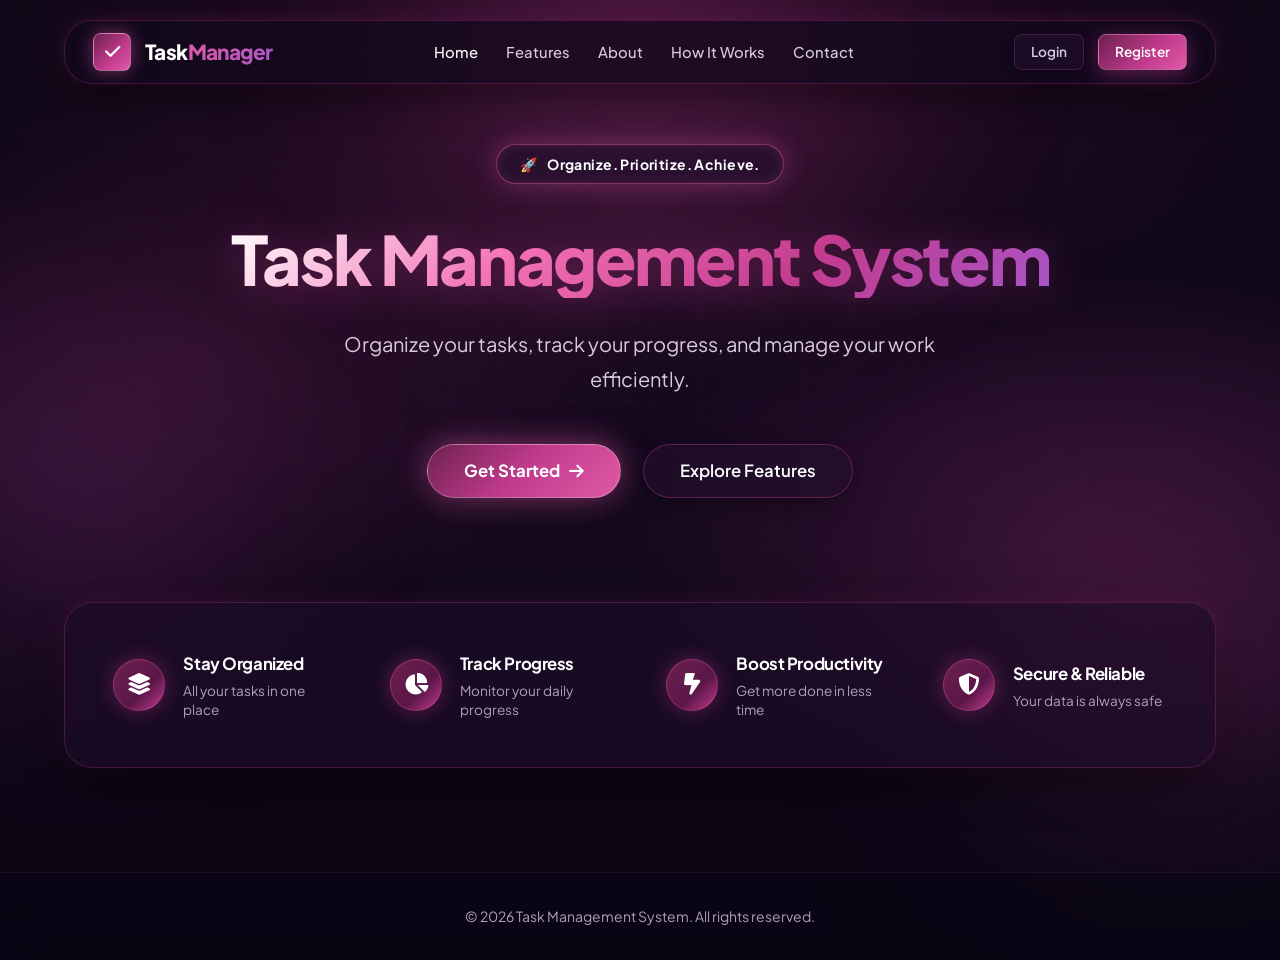
<file: frontend/index.html>
<!DOCTYPE html>
<html lang="en">

<head>
  <meta charset="UTF-8">
  <meta name="viewport" content="width=device-width, initial-scale=1.0">
  <title>Task Management System</title>
  <!-- Google Fonts: Plus Jakarta Sans & Inter -->
  <link rel="preconnect" href="https://fonts.googleapis.com">
  <link rel="preconnect" href="https://fonts.gstatic.com" crossorigin>
  <link
    href="https://fonts.googleapis.com/css2?family=Plus+Jakarta+Sans:wght@300;400;500;600;700;800&family=Inter:wght@300;400;500;600;700&display=swap"
    rel="stylesheet">
  <!-- Font Awesome Icons -->
  <link rel="stylesheet" href="https://cdnjs.cloudflare.com/ajax/libs/font-awesome/6.5.1/css/all.min.css">
  <!-- Custom Stylesheet -->
  <link rel="stylesheet" href="css/style.css">
</head>

<body>

  <!-- Ambient Glowing Background Atmosphere -->
  <div class="ambient-glow-top"></div>
  <div class="ambient-glow-left"></div>
  <div class="ambient-glow-right"></div>
  <div class="bg-grid-overlay"></div>

  <!-- Translucent Glass Navbar -->
  <header class="navbar-wrapper">
    <nav class="navbar">
      <!-- Left: Brand Logo -->
      <a href="index.html" class="nav-brand">
        <div class="nav-logo-icon">
          <i class="fa-solid fa-check"></i>
        </div>
        <span class="nav-brand-text">
          <span class="brand-light">Task</span><span class="brand-gradient">Manager</span>
        </span>
      </a>

      <!-- Center: Navigation Links -->
      <ul class="nav-links">
        <li><a href="index.html" class="nav-link active">Home</a></li>
        <li><a href="#features" class="nav-link">Features</a></li>
        <li><a href="#about" class="nav-link">About</a></li>
        <li><a href="#how-it-works" class="nav-link">How It Works</a></li>
        <li><a href="#contact" class="nav-link">Contact</a></li>
      </ul>

      <!-- Right: Auth Action Buttons -->
      <div class="nav-actions">
        <a href="login.html" class="btn btn-secondary btn-sm">Login</a>
        <a href="register.html" class="btn btn-primary btn-sm">Register</a>
      </div>
    </nav>
  </header>

  <!-- Clean, Centered Hero Section -->
  <main class="hero-wrapper">
    <section class="hero-container">
      <!-- Badge / Pill -->
      <div class="hero-badge-pill">
        <span>🚀</span>
        <span>Organize. Prioritize. Achieve.</span>
      </div>

      <!-- Main Headline -->
      <h1 class="hero-heading">
        <span class="hero-heading-gradient">Task Management System</span>
      </h1>

      <!-- Supporting Text -->
      <p class="hero-subtitle">
        Organize your tasks, track your progress, and manage your work efficiently.
      </p>

      <!-- Centered CTA Buttons -->
      <div class="hero-cta-buttons">
        <a href="login.html" class="btn btn-hero-primary">
          Get Started <i class="fa-solid fa-arrow-right"></i>
        </a>
        <a href="#features" class="btn btn-hero-secondary">
          Explore Features
        </a>
      </div>
    </section>

    <!-- Bottom Feature Bar -->
    <section id="features" class="bottom-feature-section">
      <div class="features-glass-bar">
        <!-- Feature 1 -->
        <div class="feature-bar-item">
          <div class="feature-bar-icon-circle">
            <i class="fa-solid fa-layer-group"></i>
          </div>
          <div>
            <h3 class="feature-bar-title">Stay Organized</h3>
            <p class="feature-bar-desc">All your tasks in one place</p>
          </div>
        </div>

        <!-- Feature 2 -->
        <div class="feature-bar-item">
          <div class="feature-bar-icon-circle">
            <i class="fa-solid fa-chart-pie"></i>
          </div>
          <div>
            <h3 class="feature-bar-title">Track Progress</h3>
            <p class="feature-bar-desc">Monitor your daily progress</p>
          </div>
        </div>

        <!-- Feature 3 -->
        <div class="feature-bar-item">
          <div class="feature-bar-icon-circle">
            <i class="fa-solid fa-bolt-lightning"></i>
          </div>
          <div>
            <h3 class="feature-bar-title">Boost Productivity</h3>
            <p class="feature-bar-desc">Get more done in less time</p>
          </div>
        </div>

        <!-- Feature 4 -->
        <div class="feature-bar-item">
          <div class="feature-bar-icon-circle">
            <i class="fa-solid fa-shield-halved"></i>
          </div>
          <div>
            <h3 class="feature-bar-title">Secure & Reliable</h3>
            <p class="feature-bar-desc">Your data is always safe</p>
          </div>
        </div>
      </div>
    </section>
  </main>

  <!-- Footer -->
  <footer class="footer">
    <p>&copy; 2026 Task Management System. All rights reserved.</p>
  </footer>

</body>

</html>
</file>
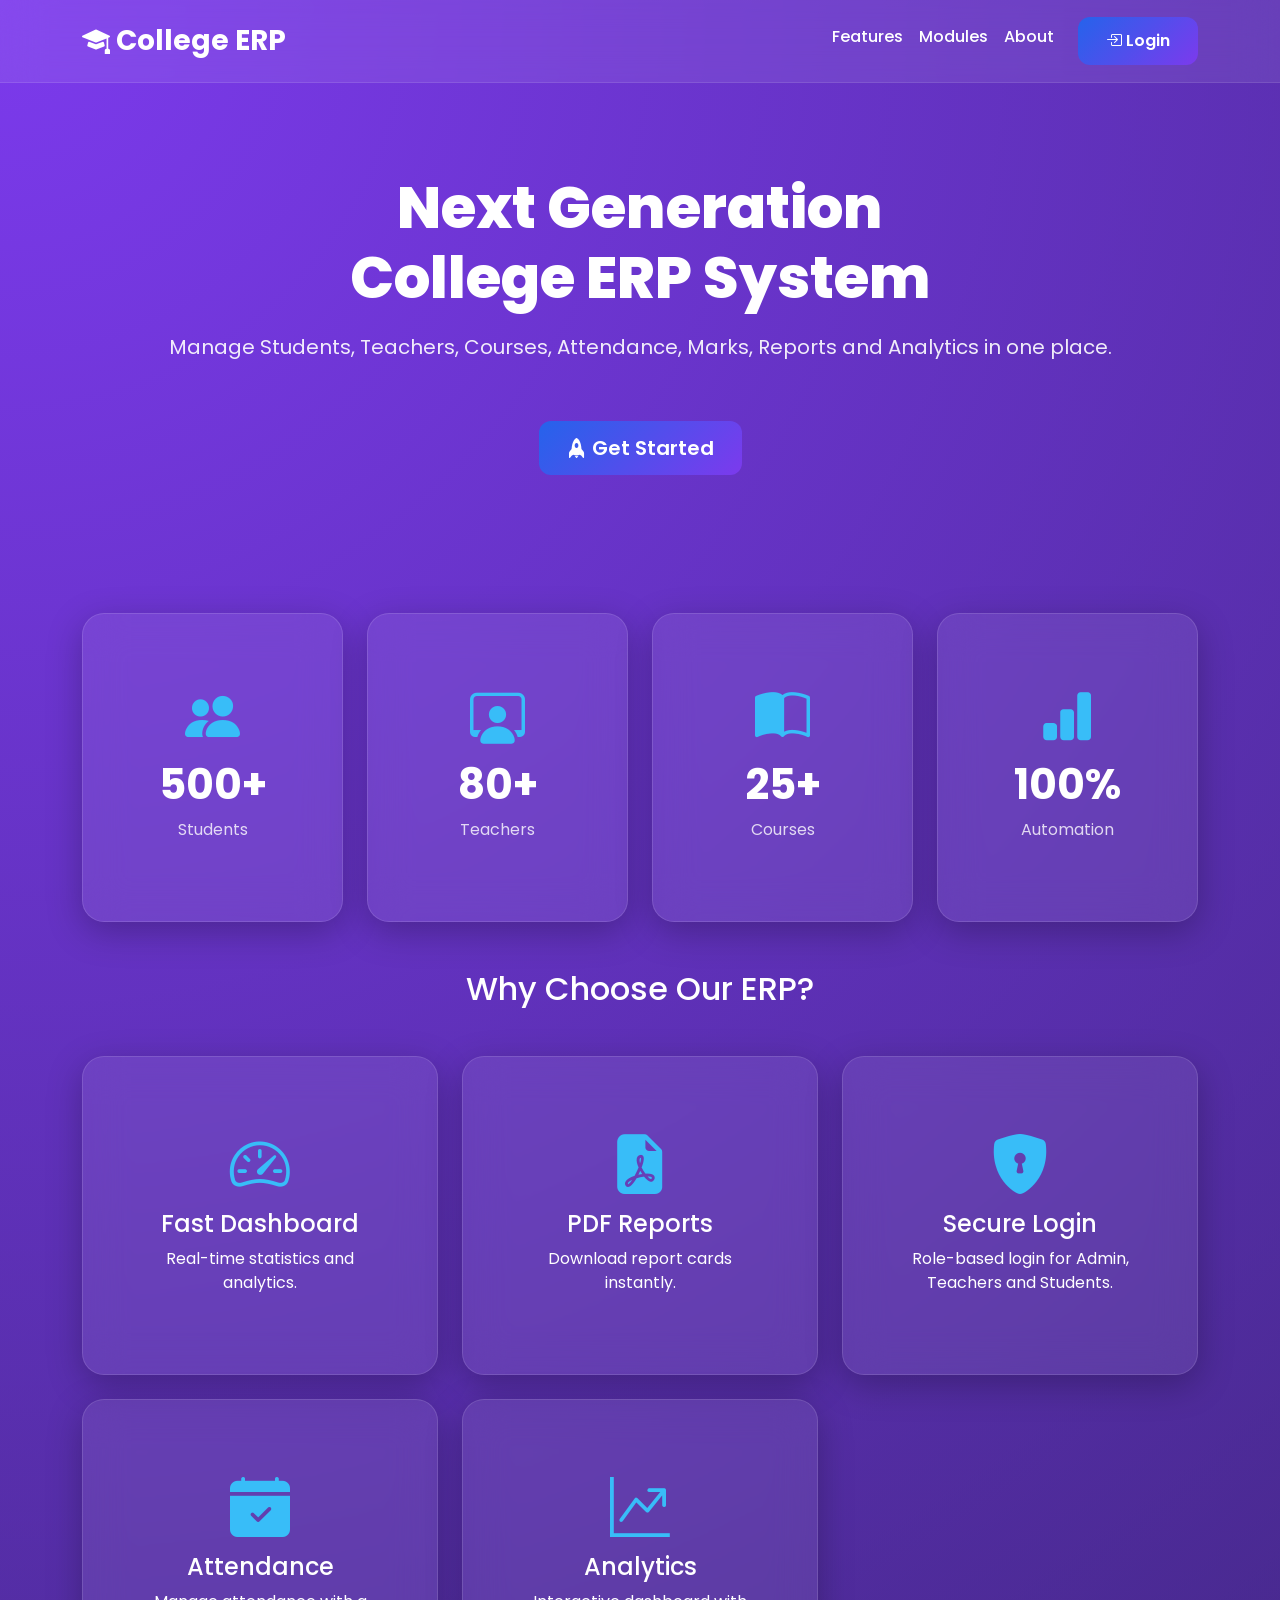
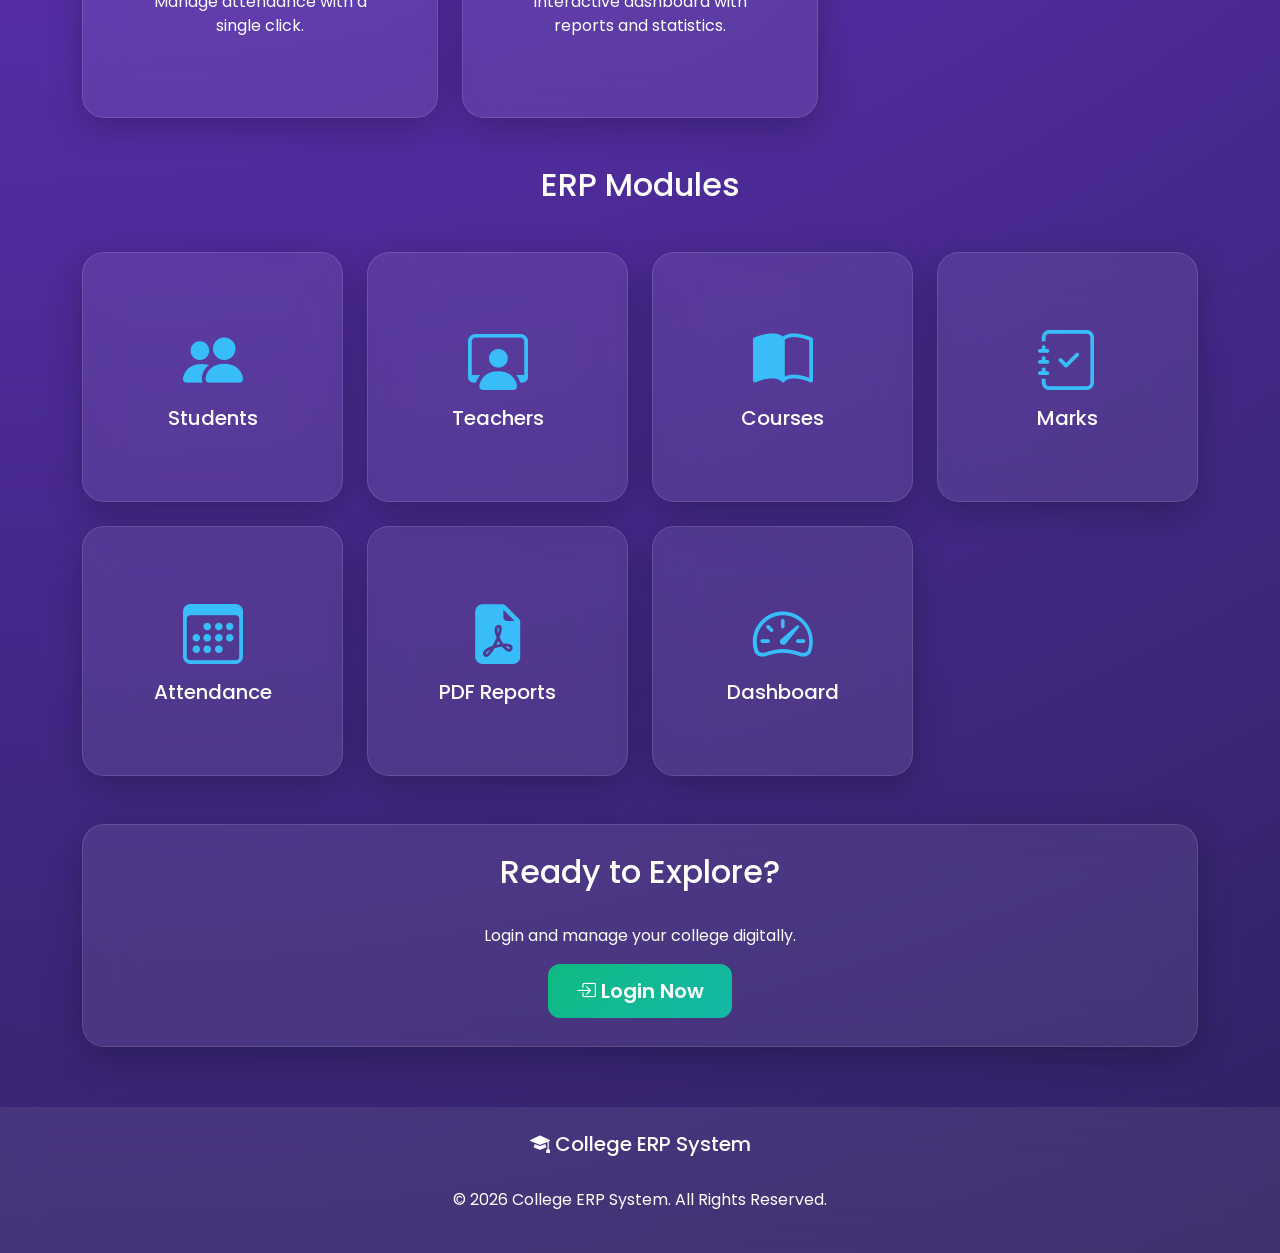
<file: src/main/resources/static/index.html>
<!DOCTYPE html>
<html lang="en">

<head>

<meta charset="UTF-8">

<meta name="viewport"
content="width=device-width, initial-scale=1.0">

<title>College ERP System</title>

<link href="https://cdn.jsdelivr.net/npm/bootstrap@5.3.3/dist/css/bootstrap.min.css" rel="stylesheet">

<link href="https://cdn.jsdelivr.net/npm/bootstrap-icons@1.11.3/font/bootstrap-icons.css" rel="stylesheet">

<link rel="stylesheet" href="css/style.css">

</head>

<body>

<!-- Navbar -->

<nav class="navbar navbar-expand-lg">

<div class="container">

<a class="navbar-brand fw-bold" href="#">
<i class="bi bi-mortarboard-fill"></i>
College ERP
</a>

<button class="navbar-toggler bg-light"
type="button"
data-bs-toggle="collapse"
data-bs-target="#menu">

<span class="navbar-toggler-icon"></span>

</button>

<div class="collapse navbar-collapse"
id="menu">

<ul class="navbar-nav ms-auto">

<li class="nav-item">

<a class="nav-link"
href="#features">

Features

</a>

</li>

<li class="nav-item">

<a class="nav-link"
href="#modules">

Modules

</a>

</li>

<li class="nav-item">

<a class="nav-link"
href="#about">

About

</a>

</li>

<li class="nav-item">

<a class="btn btn-primary ms-3"
href="login.html">

<i class="bi bi-box-arrow-in-right"></i>

Login

</a>

</li>

</ul>

</div>

</div>

</nav>

<!-- Hero -->

<section class="hero">

<div class="container fade-up">

<h1>

Next Generation<br>

College ERP System

</h1>

<p>

Manage Students, Teachers, Courses, Attendance,

Marks, Reports and Analytics in one place.

</p>

<br>

<a href="login.html"
class="btn btn-primary btn-lg">

<i class="bi bi-rocket-fill"></i>

Get Started

</a>

</div>

</section>

<!-- Statistics -->

<div class="container mt-5">

<div class="row g-4">

<div class="col-md-3">

<div class="card dashboard-card">

<div class="card-body">

<i class="bi bi-people-fill"></i>

<h2>500+</h2>

<p>Students</p>

</div>

</div>

</div>

<div class="col-md-3">

<div class="card dashboard-card">

<div class="card-body">

<i class="bi bi-person-workspace"></i>

<h2>80+</h2>

<p>Teachers</p>

</div>

</div>

</div>

<div class="col-md-3">

<div class="card dashboard-card">

<div class="card-body">

<i class="bi bi-book-half"></i>

<h2>25+</h2>

<p>Courses</p>

</div>

</div>

</div>

<div class="col-md-3">

<div class="card dashboard-card">

<div class="card-body">

<i class="bi bi-bar-chart-fill"></i>

<h2>100%</h2>

<p>Automation</p>

</div>

</div>

</div>

</div>

</div>

<!-- Features -->

<section
id="features"
class="container mt-5">

<h2 class="text-center mb-5">

Why Choose Our ERP?

</h2>

<div class="row g-4">

<div class="col-md-4">

<div class="card feature-card">

<div class="card-body">

<i class="bi bi-speedometer2"></i>

<h4>Fast Dashboard</h4>

<p>

Real-time statistics and analytics.

</p>

</div>

</div>

</div>

<div class="col-md-4">

<div class="card feature-card">

<div class="card-body">

<i class="bi bi-file-earmark-pdf-fill"></i>

<h4>PDF Reports</h4>

<p>

Download report cards instantly.

</p>

</div>

</div>

</div>
        <div class="col-md-4">

            <div class="card feature-card">

                <div class="card-body">

                    <i class="bi bi-shield-lock-fill"></i>

                    <h4>Secure Login</h4>

                    <p>

                        Role-based login for Admin, Teachers and Students.

                    </p>

                </div>

            </div>

        </div>

        <div class="col-md-4">

            <div class="card feature-card">

                <div class="card-body">

                    <i class="bi bi-calendar-check-fill"></i>

                    <h4>Attendance</h4>

                    <p>

                        Manage attendance with a single click.

                    </p>

                </div>

            </div>

        </div>

        <div class="col-md-4">

            <div class="card feature-card">

                <div class="card-body">

                    <i class="bi bi-graph-up-arrow"></i>

                    <h4>Analytics</h4>

                    <p>

                        Interactive dashboard with reports and statistics.

                    </p>

                </div>

            </div>

        </div>

    </div>

</section>

<!-- Modules -->

<section id="modules" class="container mt-5">

    <h2 class="text-center mb-5">

        ERP Modules

    </h2>

    <div class="row g-4">

        <div class="col-md-3">

            <div class="card feature-card">

                <div class="card-body">

                    <i class="bi bi-people-fill"></i>

                    <h5>Students</h5>

                </div>

            </div>

        </div>

        <div class="col-md-3">

            <div class="card feature-card">

                <div class="card-body">

                    <i class="bi bi-person-workspace"></i>

                    <h5>Teachers</h5>

                </div>

            </div>

        </div>

        <div class="col-md-3">

            <div class="card feature-card">

                <div class="card-body">

                    <i class="bi bi-book-half"></i>

                    <h5>Courses</h5>

                </div>

            </div>

        </div>

        <div class="col-md-3">

            <div class="card feature-card">

                <div class="card-body">

                    <i class="bi bi-journal-check"></i>

                    <h5>Marks</h5>

                </div>

            </div>

        </div>

        <div class="col-md-3">

            <div class="card feature-card">

                <div class="card-body">

                    <i class="bi bi-calendar3"></i>

                    <h5>Attendance</h5>

                </div>

            </div>

        </div>

        <div class="col-md-3">

            <div class="card feature-card">

                <div class="card-body">

                    <i class="bi bi-file-earmark-pdf-fill"></i>

                    <h5>PDF Reports</h5>

                </div>

            </div>

        </div>
        <div class="col-md-3">

            <div class="card feature-card">

                <div class="card-body">

                    <i class="bi bi-speedometer2"></i>

                    <h5>Dashboard</h5>

                </div>

            </div>

        </div>

    </div>

</section>

<!-- CTA -->

<section class="container mt-5 mb-5">

    <div class="card">

        <div class="card-body text-center">

            <h2>

                Ready to Explore?

            </h2>

            <br>

            <p>

                Login and manage your college digitally.

            </p>

            <a href="login.html"
               class="btn btn-success btn-lg">

                <i class="bi bi-box-arrow-in-right"></i>

                Login Now

            </a>

        </div>

    </div>

</section>

<!-- Footer -->

<footer>

    <div class="container">

        <h5>

            <i class="bi bi-mortarboard-fill"></i>

            College ERP System

        </h5>

        <br>

        
        <p>

            © 2026 College ERP System. All Rights Reserved.

        </p>

    </div>

</footer>

<script src="https://cdn.jsdelivr.net/npm/bootstrap@5.3.3/dist/js/bootstrap.bundle.min.js"></script>

</body>

</html>
</file>
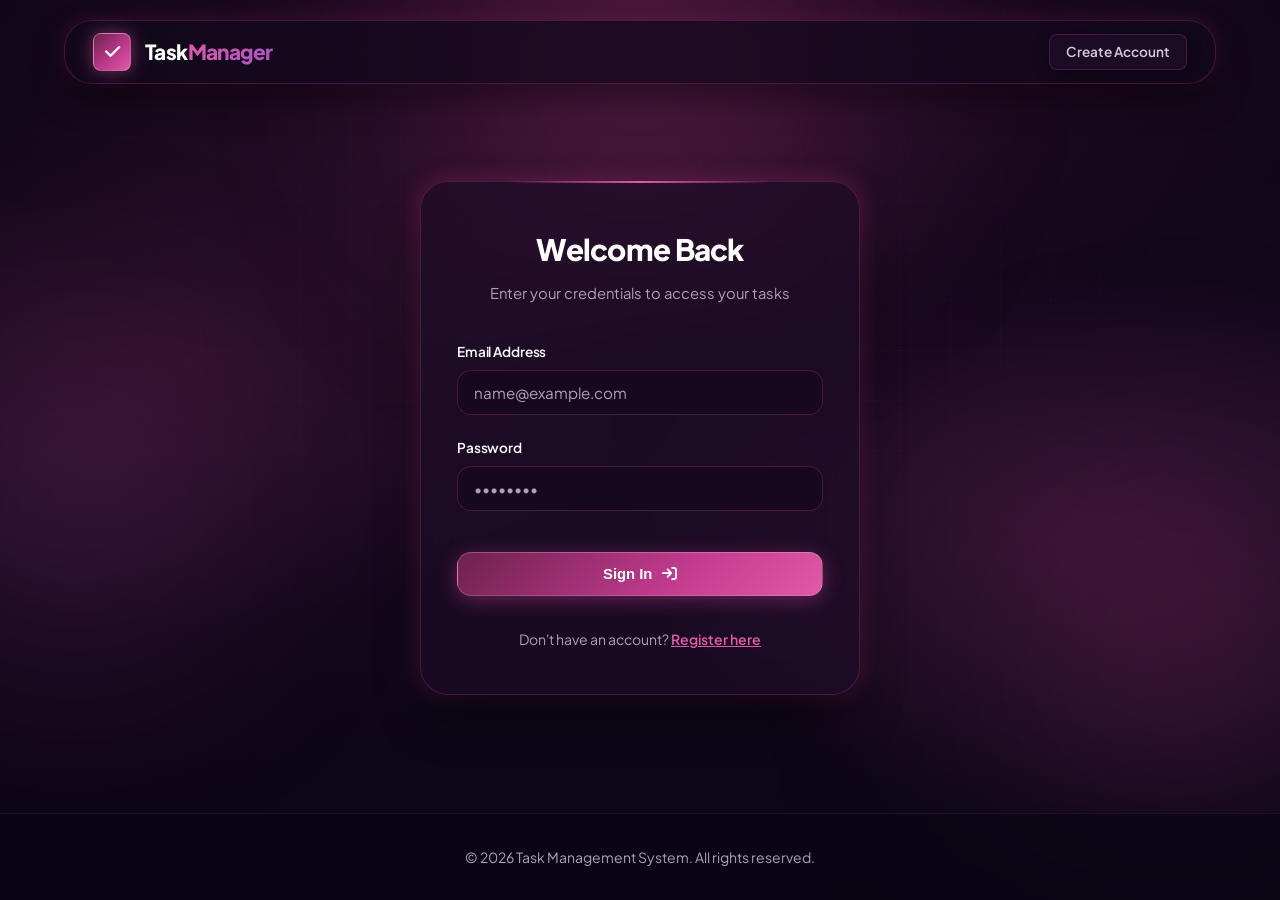
<file: frontend/dashboard.html>
<!DOCTYPE html>
<html lang="en">
<head>
  <meta charset="UTF-8">
  <meta name="viewport" content="width=device-width, initial-scale=1.0">
  <title>Dashboard - Task Management System</title>
  <!-- Google Fonts -->
  <link rel="preconnect" href="https://fonts.googleapis.com">
  <link rel="preconnect" href="https://fonts.gstatic.com" crossorigin>
  <link href="https://fonts.googleapis.com/css2?family=Plus+Jakarta+Sans:wght@300;400;500;600;700;800&family=Inter:wght@300;400;500;600;700&display=swap" rel="stylesheet">
  <!-- Font Awesome Icons -->
  <link rel="stylesheet" href="https://cdnjs.cloudflare.com/ajax/libs/font-awesome/6.5.1/css/all.min.css">
  <!-- Custom Stylesheet -->
  <link rel="stylesheet" href="css/style.css">
</head>
<body>

  <!-- Ambient Glowing Background Elements -->
  <div class="ambient-glow-top"></div>
  <div class="ambient-glow-left"></div>
  <div class="ambient-glow-right"></div>
  <div class="bg-grid-overlay"></div>

  <!-- Navigation Bar -->
  <header class="navbar-wrapper">
    <nav class="navbar">
      <a href="dashboard.html" class="nav-brand">
        <div class="nav-logo-icon">
          <i class="fa-solid fa-check"></i>
        </div>
        <span class="nav-brand-text">
          <span class="brand-light">Task</span><span class="brand-gradient">Manager</span>
        </span>
      </a>
      <div class="nav-actions">
        <div class="user-badge" id="userBadge">
          <i class="fa-regular fa-circle-user" style="color: var(--pink-glow);"></i>
          <span id="userName">User</span>
        </div>
        <button id="logoutBtn" class="btn btn-secondary btn-sm">
          <i class="fa-solid fa-arrow-right-from-bracket"></i> Logout
        </button>
      </div>
    </nav>
  </header>

  <!-- Main Dashboard Content -->
  <main class="dashboard-container">
    
    <!-- Dashboard Notification Alert Box -->
    <div id="dashboardAlert" class="alert-box" style="display: none;"></div>

    <!-- Welcome Header Section -->
    <section class="welcome-section">
      <div>
        <h1 class="welcome-title">Task Dashboard</h1>
        <p class="welcome-subtitle">Manage, track and organize your daily projects</p>
      </div>
      <button id="openAddTaskModalBtn" class="btn btn-primary">
        <i class="fa-solid fa-plus"></i> Add New Task
      </button>
    </section>

    <!-- Task Statistics Cards Grid -->
    <section class="stats-grid">
      <!-- Total Tasks Card -->
      <div class="stat-card">
        <div class="stat-info">
          <div class="stat-label">Total Tasks</div>
          <div class="stat-value" id="totalTasksCount">0</div>
        </div>
        <div class="stat-icon total">
          <i class="fa-solid fa-layer-group"></i>
        </div>
      </div>

      <!-- To Do Card -->
      <div class="stat-card">
        <div class="stat-info">
          <div class="stat-label">To Do</div>
          <div class="stat-value" id="todoTasksCount">0</div>
        </div>
        <div class="stat-icon todo">
          <i class="fa-solid fa-hourglass-half"></i>
        </div>
      </div>

      <!-- In Progress Card -->
      <div class="stat-card">
        <div class="stat-info">
          <div class="stat-label">In Progress</div>
          <div class="stat-value" id="progressTasksCount">0</div>
        </div>
        <div class="stat-icon progress">
          <i class="fa-solid fa-bolt-lightning"></i>
        </div>
      </div>

      <!-- Completed Card -->
      <div class="stat-card">
        <div class="stat-info">
          <div class="stat-label">Completed</div>
          <div class="stat-value" id="completedTasksCount">0</div>
        </div>
        <div class="stat-icon completed">
          <i class="fa-solid fa-circle-check"></i>
        </div>
      </div>
    </section>

    <!-- Search & Filter Controls Toolbar -->
    <section class="dashboard-toolbar">
      <div class="filter-group">
        <!-- Search Input -->
        <div class="search-wrapper">
          <i class="fa-solid fa-magnifying-glass search-icon"></i>
          <input 
            type="text" 
            id="searchInput" 
            class="form-control search-input" 
            placeholder="Search tasks by title or description..."
          >
        </div>

        <!-- Status Filter Dropdown -->
        <select id="statusFilter" class="form-select filter-select">
          <option value="ALL">All Statuses</option>
          <option value="TODO">To Do</option>
          <option value="IN_PROGRESS">In Progress</option>
          <option value="COMPLETED">Completed</option>
        </select>

        <!-- Priority Filter Dropdown -->
        <select id="priorityFilter" class="form-select filter-select">
          <option value="ALL">All Priorities</option>
          <option value="LOW">Low</option>
          <option value="MEDIUM">Medium</option>
          <option value="HIGH">High</option>
        </select>
      </div>
    </section>

    <!-- Task Cards Grid Area -->
    <section class="task-grid" id="taskContainer">
      <!-- Placeholder / Empty State (Replaced dynamically by JS) -->
      <div class="empty-state">
        <div class="empty-state-icon">
          <i class="fa-regular fa-folder-open"></i>
        </div>
        <h3 class="empty-state-title">No tasks found</h3>
        <p class="empty-state-text">Get started by creating your first task using the "Add New Task" button above.</p>
      </div>
    </section>
  </main>

  <!-- Add / Edit Task Modal Dialog -->
  <div class="modal-overlay" id="taskModal">
    <div class="modal-container">
      <div class="modal-header">
        <h3 class="modal-title" id="modalTitle">Add New Task</h3>
        <button type="button" class="modal-close" id="closeModalBtn">&times;</button>
      </div>

      <form id="taskForm">
        <div class="modal-body">
          <div id="modalAlert" class="alert-box" style="display: none;"></div>
          <input type="hidden" id="taskId">

          <div class="form-group">
            <label for="taskTitle" class="form-label">Task Title *</label>
            <input 
              type="text" 
              id="taskTitle" 
              class="form-control" 
              placeholder="e.g. Complete Spring Boot REST API" 
              required
            >
          </div>

          <div class="form-group">
            <label for="taskDescription" class="form-label">Description</label>
            <textarea 
              id="taskDescription" 
              class="form-control" 
              placeholder="Provide additional details or notes about this task..."
            ></textarea>
          </div>

          <div class="form-group">
            <label for="taskPriority" class="form-label">Priority</label>
            <select id="taskPriority" class="form-select">
              <option value="LOW">Low</option>
              <option value="MEDIUM" selected>Medium</option>
              <option value="HIGH">High</option>
            </select>
          </div>

          <div class="form-group">
            <label for="taskStatus" class="form-label">Status</label>
            <select id="taskStatus" class="form-select">
              <option value="TODO" selected>To Do</option>
              <option value="IN_PROGRESS">In Progress</option>
              <option value="COMPLETED">Completed</option>
            </select>
          </div>

          <div class="form-group">
            <label for="taskDueDate" class="form-label">Due Date</label>
            <input type="date" id="taskDueDate" class="form-control">
          </div>
        </div>

        <div class="modal-footer">
          <button type="button" id="cancelModalBtn" class="btn btn-secondary">Cancel</button>
          <button type="submit" id="saveTaskBtn" class="btn btn-primary">
            <i class="fa-solid fa-plus"></i> Create Task
          </button>
        </div>
      </form>
    </div>
  </div>

  <!-- Footer -->
  <footer class="footer">
    <p>&copy; 2026 Task Management System. All rights reserved.</p>
  </footer>

  <script src="js/dashboard.js"></script>
</body>
</html>
</file>
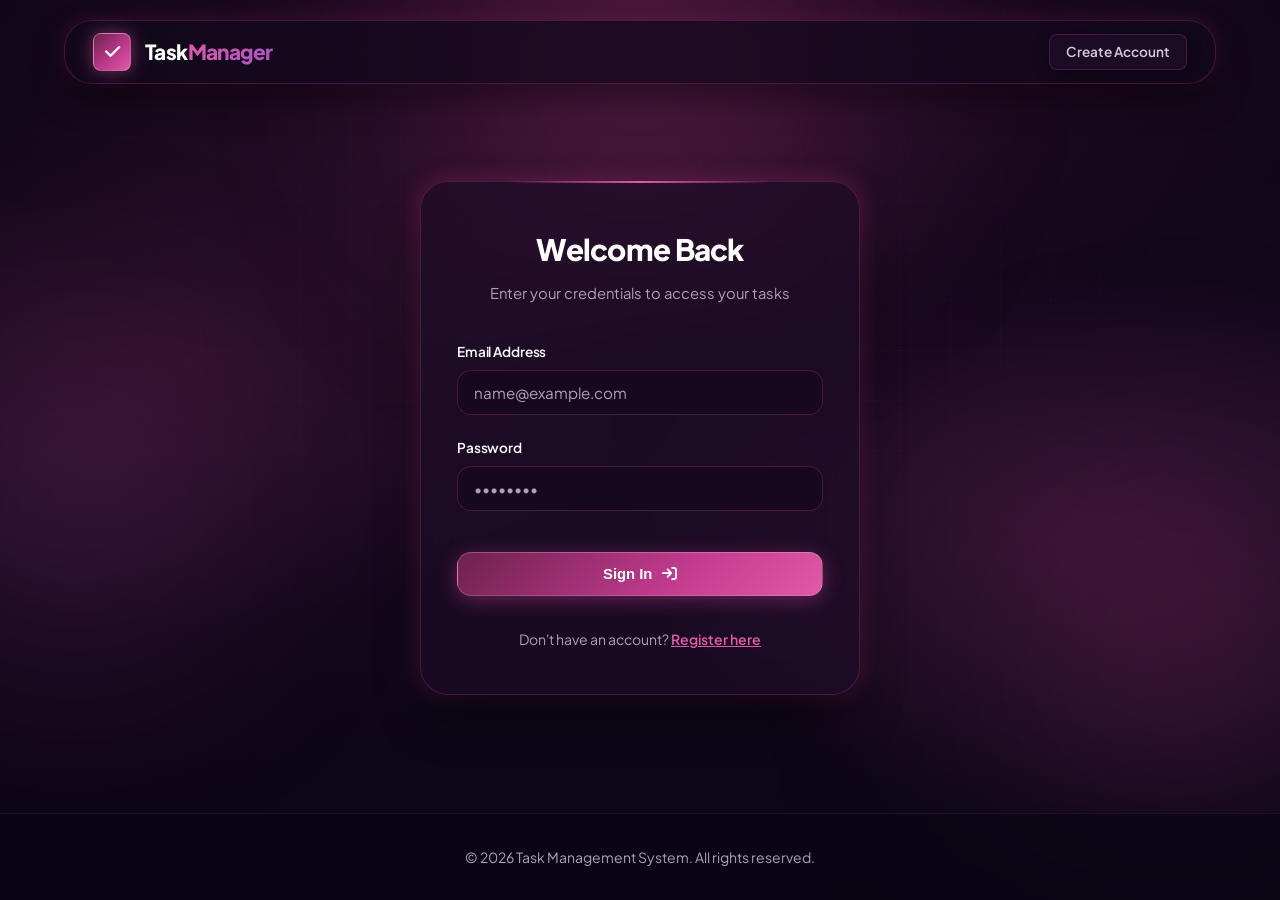
<file: frontend/login.html>
<!DOCTYPE html>
<html lang="en">
<head>
  <meta charset="UTF-8">
  <meta name="viewport" content="width=device-width, initial-scale=1.0">
  <title>Login - Task Management System</title>
  <!-- Google Fonts -->
  <link rel="preconnect" href="https://fonts.googleapis.com">
  <link rel="preconnect" href="https://fonts.gstatic.com" crossorigin>
  <link href="https://fonts.googleapis.com/css2?family=Plus+Jakarta+Sans:wght@300;400;500;600;700;800&family=Inter:wght@300;400;500;600;700&display=swap" rel="stylesheet">
  <!-- Font Awesome Icons -->
  <link rel="stylesheet" href="https://cdnjs.cloudflare.com/ajax/libs/font-awesome/6.5.1/css/all.min.css">
  <!-- Custom Stylesheet -->
  <link rel="stylesheet" href="css/style.css">
</head>
<body>

  <!-- Ambient Glowing Background Elements -->
  <div class="ambient-glow-top"></div>
  <div class="ambient-glow-left"></div>
  <div class="ambient-glow-right"></div>
  <div class="bg-grid-overlay"></div>

  <!-- Navigation Bar -->
  <header class="navbar-wrapper">
    <nav class="navbar">
      <a href="index.html" class="nav-brand">
        <div class="nav-logo-icon">
          <i class="fa-solid fa-check"></i>
        </div>
        <span class="nav-brand-text">
          <span class="brand-light">Task</span><span class="brand-gradient">Manager</span>
        </span>
      </a>
      <div class="nav-actions">
        <a href="register.html" class="btn btn-secondary btn-sm">Create Account</a>
      </div>
    </nav>
  </header>

  <!-- Login Form Wrapper -->
  <main class="auth-wrapper">
    <div class="auth-card">
      <div class="auth-header">
        <h1 class="auth-title">Welcome Back</h1>
        <p class="auth-subtitle">Enter your credentials to access your tasks</p>
      </div>

      <!-- Alert Notification Message Box -->
      <div id="alertBox" class="alert-box" style="display: none;"></div>

      <form id="loginForm">
        <div class="form-group">
          <label for="email" class="form-label">Email Address</label>
          <input 
            type="email" 
            id="email" 
            name="email" 
            class="form-control" 
            placeholder="name@example.com" 
            required
            autocomplete="email"
          >
        </div>

        <div class="form-group">
          <label for="password" class="form-label">Password</label>
          <input 
            type="password" 
            id="password" 
            name="password" 
            class="form-control" 
            placeholder="••••••••" 
            required
            autocomplete="current-password"
          >
        </div>

        <button type="submit" id="loginBtn" class="btn btn-primary btn-block" style="margin-top: 1.25rem;">
          Sign In <i class="fa-solid fa-arrow-right-to-bracket"></i>
        </button>
      </form>

      <div class="auth-footer">
        Don't have an account? <a href="register.html">Register here</a>
      </div>
    </div>
  </main>

  <!-- Footer -->
  <footer class="footer">
    <p>&copy; 2026 Task Management System. All rights reserved.</p>
  </footer>

  <script src="js/login.js"></script>
</body>
</html>
</file>
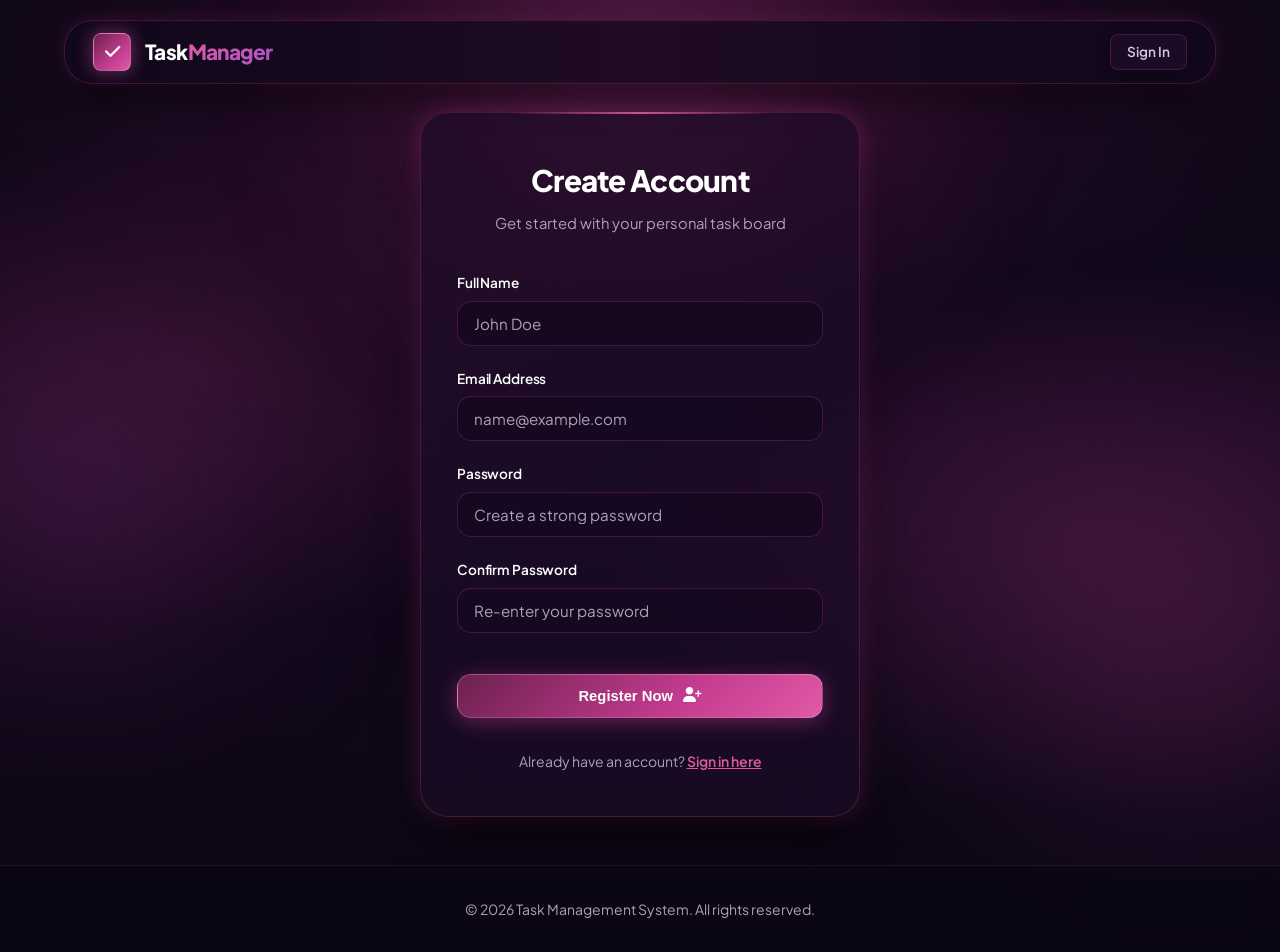
<file: frontend/register.html>
<!DOCTYPE html>
<html lang="en">
<head>
  <meta charset="UTF-8">
  <meta name="viewport" content="width=device-width, initial-scale=1.0">
  <title>Register - Task Management System</title>
  <!-- Google Fonts -->
  <link rel="preconnect" href="https://fonts.googleapis.com">
  <link rel="preconnect" href="https://fonts.gstatic.com" crossorigin>
  <link href="https://fonts.googleapis.com/css2?family=Plus+Jakarta+Sans:wght@300;400;500;600;700;800&family=Inter:wght@300;400;500;600;700&display=swap" rel="stylesheet">
  <!-- Font Awesome Icons -->
  <link rel="stylesheet" href="https://cdnjs.cloudflare.com/ajax/libs/font-awesome/6.5.1/css/all.min.css">
  <!-- Custom Stylesheet -->
  <link rel="stylesheet" href="css/style.css">
</head>
<body>

  <!-- Ambient Glowing Background Elements -->
  <div class="ambient-glow-top"></div>
  <div class="ambient-glow-left"></div>
  <div class="ambient-glow-right"></div>
  <div class="bg-grid-overlay"></div>

  <!-- Navigation Bar -->
  <header class="navbar-wrapper">
    <nav class="navbar">
      <a href="index.html" class="nav-brand">
        <div class="nav-logo-icon">
          <i class="fa-solid fa-check"></i>
        </div>
        <span class="nav-brand-text">
          <span class="brand-light">Task</span><span class="brand-gradient">Manager</span>
        </span>
      </a>
      <div class="nav-actions">
        <a href="login.html" class="btn btn-secondary btn-sm">Sign In</a>
      </div>
    </nav>
  </header>

  <!-- Register Form Wrapper -->
  <main class="auth-wrapper">
    <div class="auth-card">
      <div class="auth-header">
        <h1 class="auth-title">Create Account</h1>
        <p class="auth-subtitle">Get started with your personal task board</p>
      </div>

      <!-- Alert Notification Message Box -->
      <div id="alertBox" class="alert-box" style="display: none;"></div>

      <form id="registerForm">
        <!-- Name Field -->
        <div class="form-group">
          <label for="name" class="form-label">Full Name</label>
          <input 
            type="text" 
            id="name" 
            name="name" 
            class="form-control" 
            placeholder="John Doe" 
            required
            autocomplete="name"
          >
        </div>

        <!-- Email Field -->
        <div class="form-group">
          <label for="email" class="form-label">Email Address</label>
          <input 
            type="email" 
            id="email" 
            name="email" 
            class="form-control" 
            placeholder="name@example.com" 
            required
            autocomplete="email"
          >
        </div>

        <!-- Password Field -->
        <div class="form-group">
          <label for="password" class="form-label">Password</label>
          <input 
            type="password" 
            id="password" 
            name="password" 
            class="form-control" 
            placeholder="Create a strong password" 
            required
            autocomplete="new-password"
          >
        </div>

        <!-- Confirm Password Field -->
        <div class="form-group">
          <label for="confirmPassword" class="form-label">Confirm Password</label>
          <input 
            type="password" 
            id="confirmPassword" 
            name="confirmPassword" 
            class="form-control" 
            placeholder="Re-enter your password" 
            required
            autocomplete="new-password"
          >
        </div>

        <!-- Submit Button -->
        <button type="submit" id="registerBtn" class="btn btn-primary btn-block" style="margin-top: 1.25rem;">
          Register Now <i class="fa-solid fa-user-plus"></i>
        </button>
      </form>

      <div class="auth-footer">
        Already have an account? <a href="login.html">Sign in here</a>
      </div>
    </div>
  </main>

  <!-- Footer -->
  <footer class="footer">
    <p>&copy; 2026 Task Management System. All rights reserved.</p>
  </footer>

  <script src="js/register.js"></script>
</body>
</html>
</file>
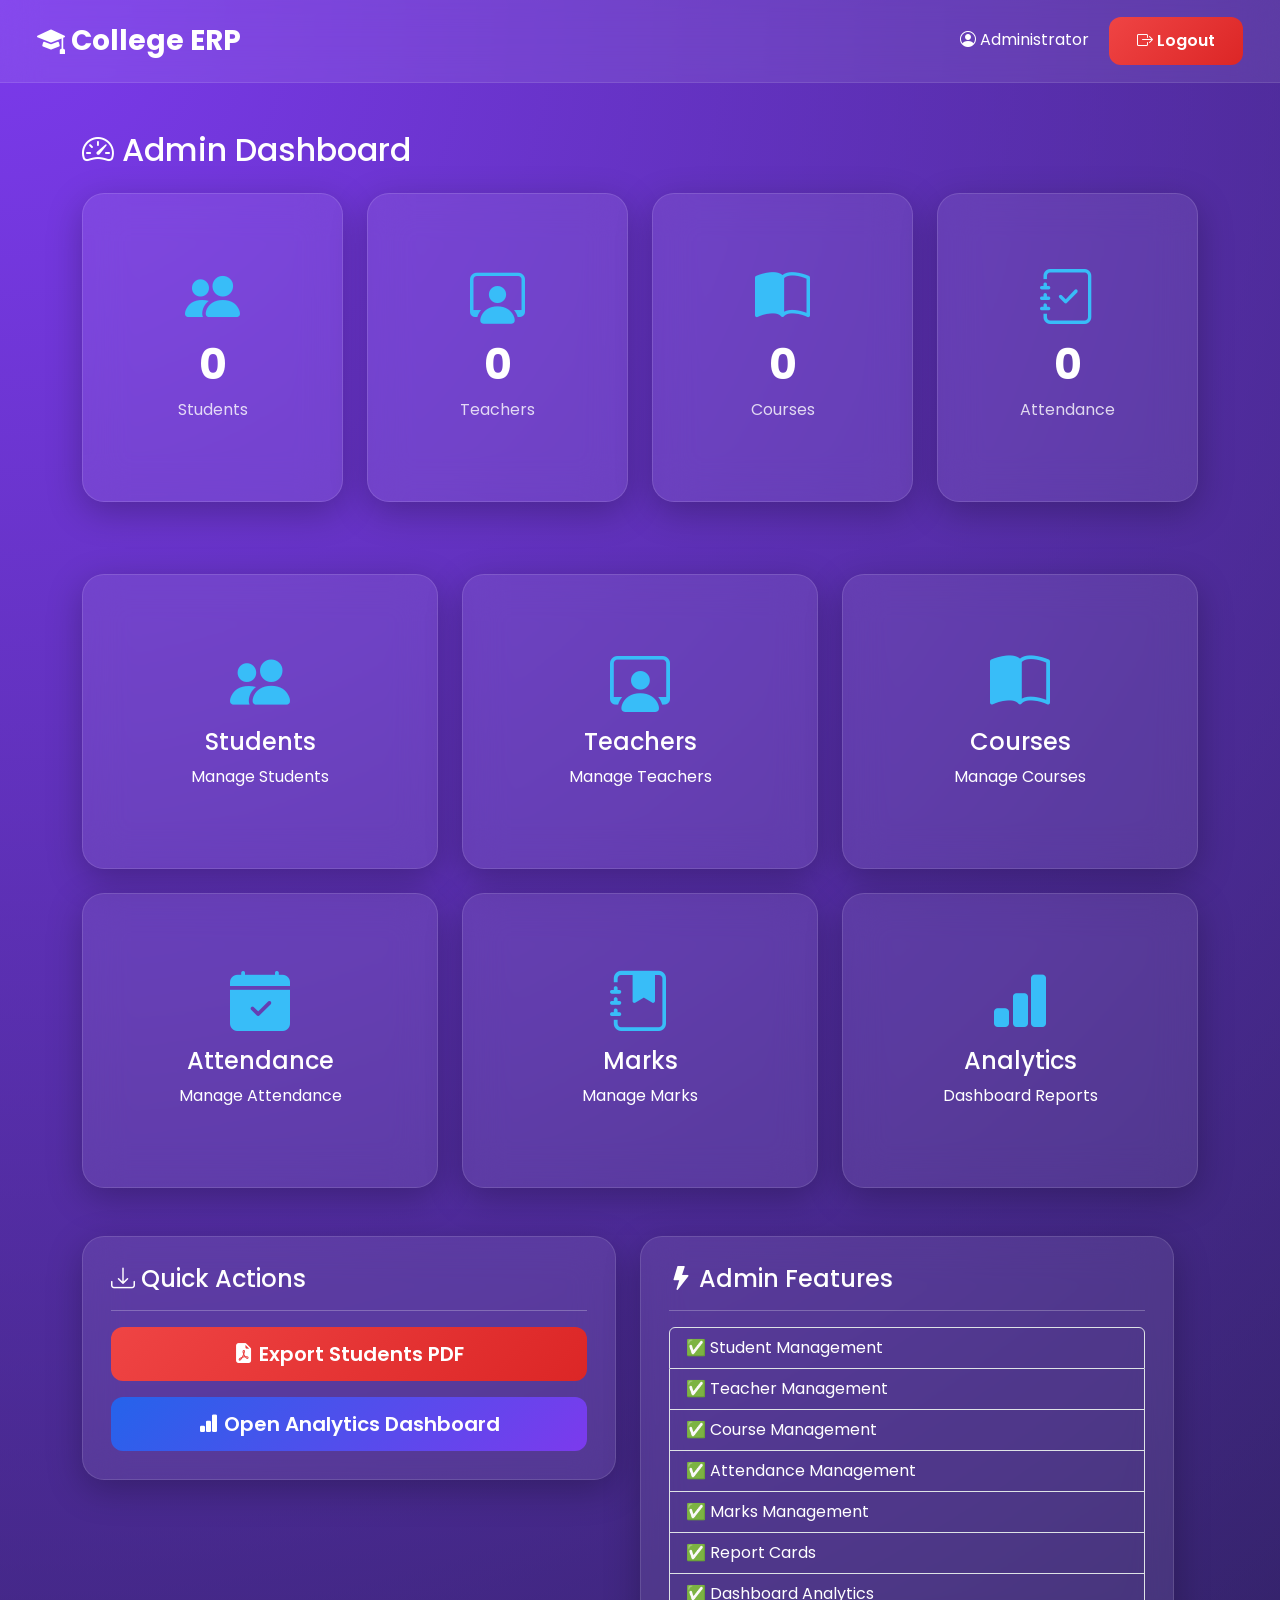
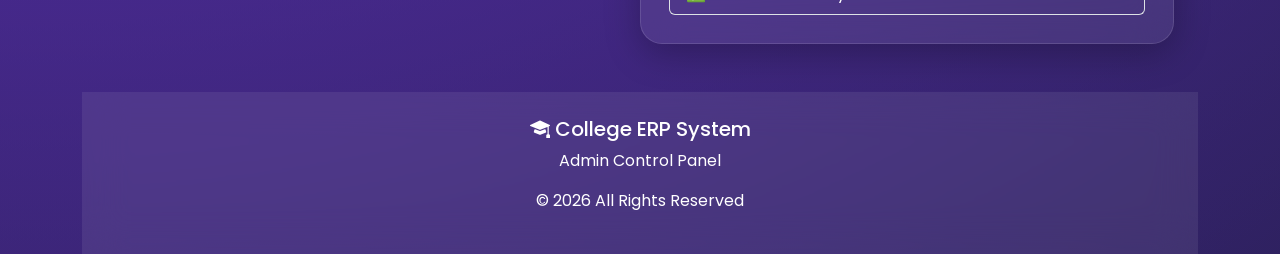
<file: src/main/resources/static/admin.html>
<!DOCTYPE html>
<html lang="en">

<head>

<meta charset="UTF-8">
<meta name="viewport" content="width=device-width, initial-scale=1.0">

<title>Admin Dashboard</title>

<link href="https://cdn.jsdelivr.net/npm/bootstrap@5.3.3/dist/css/bootstrap.min.css" rel="stylesheet">

<link href="https://cdn.jsdelivr.net/npm/bootstrap-icons@1.11.3/font/bootstrap-icons.css" rel="stylesheet">

<link rel="stylesheet" href="css/style.css">

</head>

<body>

<nav class="navbar navbar-expand-lg">

<div class="container-fluid">

<a class="navbar-brand">

<i class="bi bi-mortarboard-fill"></i>

College ERP

</a>

<div class="ms-auto">

<span class="text-white me-3">

<i class="bi bi-person-circle"></i>

Administrator

</span>

<button class="btn btn-danger" onclick="logout()">

<i class="bi bi-box-arrow-right"></i>

Logout

</button>

</div>

</div>

</nav>

<div class="container mt-5">

<h2 class="mb-4">

<i class="bi bi-speedometer2"></i>

Admin Dashboard

</h2>

<div class="row g-4">

<div class="col-lg-3">

<div class="card dashboard-card">

<div class="card-body">

<i class="bi bi-people-fill"></i>

<h2 id="studentCount">0</h2>

<p>Students</p>

</div>

</div>

</div>

<div class="col-lg-3">

<div class="card dashboard-card">

<div class="card-body">

<i class="bi bi-person-workspace"></i>

<h2 id="teacherCount">0</h2>

<p>Teachers</p>

</div>

</div>

</div>

<div class="col-lg-3">

<div class="card dashboard-card">

<div class="card-body">

<i class="bi bi-book-half"></i>

<h2 id="courseCount">0</h2>

<p>Courses</p>

</div>

</div>

</div>

<div class="col-lg-3">

<div class="card dashboard-card">

<div class="card-body">

<i class="bi bi-journal-check"></i>

<h2 id="attendanceCount">0</h2>

<p>Attendance</p>

</div>

</div>

</div>

</div>

<div class="row mt-5 g-4">

<div class="col-md-4">

<a href="students.html" class="text-decoration-none">

<div class="card feature-card">

<div class="card-body">

<i class="bi bi-people-fill"></i>

<h4>Students</h4>

<p>

Manage Students

</p>

</div>

</div>

</a>

</div>

<div class="col-md-4">

<a href="teachers.html" class="text-decoration-none">

<div class="card feature-card">

<div class="card-body">

<i class="bi bi-person-workspace"></i>

<h4>Teachers</h4>

<p>

Manage Teachers

</p>

</div>

</div>

</a>

</div>

<div class="col-md-4">

<a href="courses.html" class="text-decoration-none">

<div class="card feature-card">

<div class="card-body">

<i class="bi bi-book-half"></i>

<h4>Courses</h4>

<p>

Manage Courses

</p>

</div>

</div>

</a>

</div>

<div class="col-md-4">

<a href="attendance.html" class="text-decoration-none">

<div class="card feature-card">

<div class="card-body">

<i class="bi bi-calendar-check-fill"></i>

<h4>Attendance</h4>

<p>

Manage Attendance

</p>

</div>

</div>

</a>

</div>

<div class="col-md-4">

<a href="marks.html" class="text-decoration-none">

<div class="card feature-card">

<div class="card-body">

<i class="bi bi-journal-bookmark-fill"></i>

<h4>Marks</h4>

<p>

Manage Marks

</p>

</div>

</div>

</a>

</div>

<div class="col-md-4">

<a href="dashboard.html" class="text-decoration-none">

<div class="card feature-card">

<div class="card-body">

<i class="bi bi-bar-chart-fill"></i>

<h4>Analytics</h4>

<p>

Dashboard Reports

</p>

</div>

</div>

</a>

</div>
        <div class="row mt-5">

            <div class="col-lg-6">

                <div class="card">

                    <div class="card-body">

                        <h4>

                            <i class="bi bi-download"></i>

                            Quick Actions

                        </h4>

                        <hr>

                        <div class="d-grid gap-3">

                            <a href="/students/pdf"
                               class="btn btn-danger btn-lg">

                                <i class="bi bi-file-earmark-pdf-fill"></i>

                                Export Students PDF

                            </a>

                                                        

                            <a href="dashboard.html"
                               class="btn btn-primary btn-lg">

                                <i class="bi bi-bar-chart-fill"></i>

                                Open Analytics Dashboard

                            </a>

                        </div>

                    </div>

                </div>

            </div>

            <div class="col-lg-6">

                <div class="card">

                    <div class="card-body">

                        <h4>

                            <i class="bi bi-lightning-fill"></i>

                            Admin Features

                        </h4>

                        <hr>

                        <ul class="list-group">

                            <li class="list-group-item bg-transparent text-white">

                                ✅ Student Management

                            </li>

                            <li class="list-group-item bg-transparent text-white">

                                ✅ Teacher Management

                            </li>

                            <li class="list-group-item bg-transparent text-white">

                                ✅ Course Management

                            </li>

                            <li class="list-group-item bg-transparent text-white">

                                ✅ Attendance Management

                            </li>

                            <li class="list-group-item bg-transparent text-white">

                                ✅ Marks Management

                            </li>

                            <li class="list-group-item bg-transparent text-white">

                                ✅ Report Cards

                            </li>

                            <li class="list-group-item bg-transparent text-white">

                                ✅ Dashboard Analytics

                            </li>

                        </ul>

                    </div>

                </div>

            </div>

        </div>

</div>

<footer class="mt-5">

<div class="container text-center">

<h5>

<i class="bi bi-mortarboard-fill"></i>

College ERP System

</h5>

<p>

Admin Control Panel

</p>

<p>

© 2026 All Rights Reserved

</p>

</div>

</footer>

<script>

const apiUrl="http://localhost:8081/dashboard";

window.onload=function(){

fetch(apiUrl)

.then(response=>response.json())

.then(data=>{

document.getElementById("studentCount").innerHTML=data.students;

document.getElementById("teacherCount").innerHTML=data.teachers;

document.getElementById("courseCount").innerHTML=data.courses;

document.getElementById("attendanceCount").innerHTML=data.attendance;

})

.catch(error=>console.log(error));

}

function logout(){

if(confirm("Do you want to Logout?")){

window.location.href="login.html";

}

}

</script>

<script src="https://cdn.jsdelivr.net/npm/bootstrap@5.3.3/dist/js/bootstrap.bundle.min.js"></script>

</body>

</html>
</file>
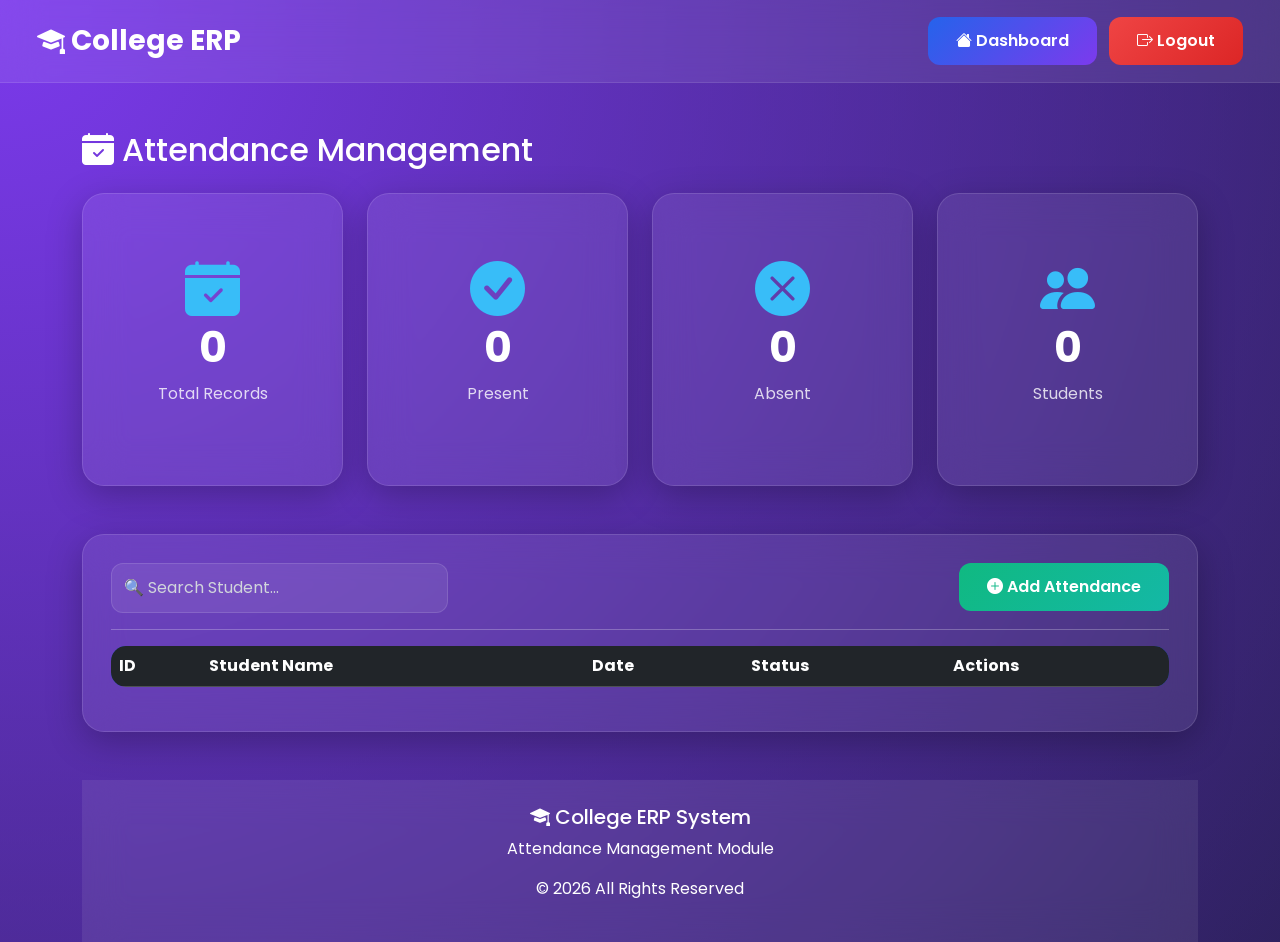
<file: src/main/resources/static/attendance.html>
<!DOCTYPE html>
<html lang="en">

<head>

<meta charset="UTF-8">
<meta name="viewport" content="width=device-width, initial-scale=1.0">

<title>Attendance Management</title>

<link href="https://cdn.jsdelivr.net/npm/bootstrap@5.3.3/dist/css/bootstrap.min.css" rel="stylesheet">

<link href="https://cdn.jsdelivr.net/npm/bootstrap-icons@1.11.3/font/bootstrap-icons.css" rel="stylesheet">

<link rel="stylesheet" href="css/style.css">

</head>

<body>

<nav class="navbar navbar-expand-lg">

<div class="container-fluid">

<a class="navbar-brand">

<i class="bi bi-mortarboard-fill"></i>

College ERP

</a>

<div class="ms-auto">

<a href="dashboard.html" class="btn btn-primary me-2">

<i class="bi bi-house-fill"></i>

Dashboard

</a>

<button class="btn btn-danger" onclick="logout()">

<i class="bi bi-box-arrow-right"></i>

Logout

</button>

</div>

</div>

</nav>

<div class="container mt-5">

<h2 class="mb-4">

<i class="bi bi-calendar-check-fill"></i>

Attendance Management

</h2>

<div class="row g-4">

<div class="col-md-3">

<div class="card dashboard-card">

<div class="card-body text-center">

<i class="bi bi-calendar-check-fill display-5"></i>

<h2 id="attendanceCount">0</h2>

<p>Total Records</p>

</div>

</div>

</div>

<div class="col-md-3">

<div class="card dashboard-card">

<div class="card-body text-center">

<i class="bi bi-check-circle-fill display-5"></i>

<h2 id="presentCount">0</h2>

<p>Present</p>

</div>

</div>

</div>

<div class="col-md-3">

<div class="card dashboard-card">

<div class="card-body text-center">

<i class="bi bi-x-circle-fill display-5"></i>

<h2 id="absentCount">0</h2>

<p>Absent</p>

</div>

</div>

</div>

<div class="col-md-3">

<div class="card dashboard-card">

<div class="card-body text-center">

<i class="bi bi-people-fill display-5"></i>

<h2 id="studentCount">0</h2>

<p>Students</p>

</div>

</div>

</div>

</div>

<div class="card mt-5">

<div class="card-body">

<div class="row">

<div class="col-md-4">

<input
type="text"
id="search"
class="form-control"
placeholder="🔍 Search Student..."
onkeyup="searchAttendance()">

</div>

<div class="col-md-8 text-end">

<button class="btn btn-success crud-btn" onclick="openAddModal()">

<i class="bi bi-plus-circle-fill"></i>

Add Attendance

</button>



</div>

</div>

<hr>

<div class="table-responsive">

<table class="table table-dark table-hover">

<thead>

<tr>

<th>ID</th>

<th>Student Name</th>

<th>Date</th>

<th>Status</th>

<th>Actions</th>

</tr>

</thead>

<tbody id="attendanceTable">

</tbody>

</table>

</div>

</div>

</div>
<!-- Add Attendance Modal -->

<div class="modal fade" id="attendanceModal" tabindex="-1">

<div class="modal-dialog">

<div class="modal-content bg-dark text-white">

<div class="modal-header">

<h5 class="modal-title">

Add Attendance

</h5>

<button
type="button"
class="btn-close btn-close-white"
data-bs-dismiss="modal">

</button>

</div>

<div class="modal-body">
    <input type="hidden" id="attendanceId">

<input
type="text"
id="studentName"
class="form-control mb-3"
placeholder="Student Name">

<input
type="date"
id="attendanceDate"
class="form-control mb-3">

<select
id="status"
class="form-select">

<option value="Present">Present</option>

<option value="Absent">Absent</option>

</select>

</div>

<div class="modal-footer">

<button
id="saveBtn"
class="btn btn-success crud-btn"
onclick="saveAttendance()">

Save Attendance

</button>

</div>

</div>

</div>

</div>

<footer class="mt-5">

<div class="container text-center">

<h5>

<i class="bi bi-mortarboard-fill"></i>

College ERP System

</h5>

<p>

Attendance Management Module

</p>

<p>

© 2026 All Rights Reserved

</p>

</div>

</footer>

<script>

const api="http://localhost:8081/attendance";

let modal;

window.onload=function(){

modal=new bootstrap.Modal(document.getElementById("attendanceModal"));

loadAttendance();

hideStudentCrud();

}
function loadAttendance() {

    console.log("loadAttendance() called");

    fetch(api)
    .then(response => response.json())
    .then(data => {

        console.log("Fetched Data:", data);

        let rows = "";
        let present = 0;
        let absent = 0;

        data.forEach(record => {

            if(record.status === "Present")
                present++;
            else
                absent++;

            rows += `
            <tr>
                <td>${record.id}</td>
                <td>${record.studentName}</td>
                <td>${record.date}</td>
                <td>
                    <span class="badge ${record.status==="Present"?"bg-success":"bg-danger"}">
                        ${record.status}
                    </span>
                </td>
                <td>
                    <button class="btn btn-warning btn-sm crud-btn"
                        onclick="editAttendance(${record.id})">
                        <i class="bi bi-pencil-fill"></i>
                    </button>

                    <button class="btn btn-danger btn-sm crud-btn"
                        onclick="deleteAttendance(${record.id})">
                        <i class="bi bi-trash-fill"></i>
                    </button>
                </td>
            </tr>`;
        });

        document.getElementById("attendanceTable").innerHTML = rows;
        document.getElementById("attendanceCount").innerHTML = data.length;
        document.getElementById("presentCount").innerHTML = present;
        document.getElementById("absentCount").innerHTML = absent;
        document.getElementById("studentCount").innerHTML = data.length;

        console.log("Table Updated");
    })
    .catch(error => {
        console.error("loadAttendance Error:", error);
    });

}

function openAddModal(){

if(getRole()==="student"){

alert("Students can only view attendance.");

return;

}

document.getElementById("attendanceId").value="";
document.getElementById("studentName").value="";
document.getElementById("attendanceDate").value="";
document.getElementById("status").value="Present";

document.querySelector(".modal-title").innerHTML="Add Attendance";
document.getElementById("saveBtn").innerHTML="Save Attendance";

modal.show();

}
function editAttendance(id){
    if(getRole()==="student"){

    alert("Students can only view attendance.");

    return;

}

    fetch(api+"/"+id)

    .then(response=>response.json())

    .then(record=>{

        document.getElementById("attendanceId").value=record.id;

        document.getElementById("studentName").value=record.studentName;

        document.getElementById("attendanceDate").value=record.date;

        document.getElementById("status").value=record.status;

        document.querySelector(".modal-title").innerHTML="Edit Attendance";

        document.getElementById("saveBtn").innerHTML="Update Attendance";

        modal.show();

    });

}
function saveAttendance(){
    if(getRole()==="student"){

    alert("Students cannot modify attendance.");

    return;

}

    const id=document.getElementById("attendanceId").value;

    const attendance={

        studentName:document.getElementById("studentName").value,

        date:document.getElementById("attendanceDate").value,

        status:document.getElementById("status").value

    };

    const url=id===""?api:api+"/"+id;

    const method=id===""?"POST":"PUT";
    console.log("ID:", id);
    console.log("Method:", method);
    console.log("URL:", url);

    fetch(url,{
    method: method,
    headers:{
        "Content-Type":"application/json"
    },
    body: JSON.stringify(attendance)
})
.then(response => {
    console.log("Status:", response.status);
    return response.json();
})
.then(data => {
    console.log("Response:", data);
    modal.hide();
    loadAttendance();
})
  .catch(error => console.error(error));

}

function deleteAttendance(id){

if(getRole()==="student"){

alert("Students cannot delete attendance.");

return;

}

if(confirm("Delete this attendance record?")){

fetch(api+"/"+id,{

method:"DELETE"

})

.then(()=>loadAttendance());

}

}
function searchAttendance(){

let input=document.getElementById("search").value.toUpperCase();

let tr=document.getElementById("attendanceTable").getElementsByTagName("tr");

for(let i=0;i<tr.length;i++){

let td=tr[i].getElementsByTagName("td")[1];

if(td){

let value=td.textContent||td.innerText;

tr[i].style.display=value.toUpperCase().indexOf(input)>-1?"":"none";

}

}

}

function logout(){

if(confirm("Logout?")){

window.location.href="login.html";

}

}
</script>
<script src="js/auth.js"></script>

<script src="https://cdn.jsdelivr.net/npm/bootstrap@5.3.3/dist/js/bootstrap.bundle.min.js"></script>

</body>

</html>
</file>
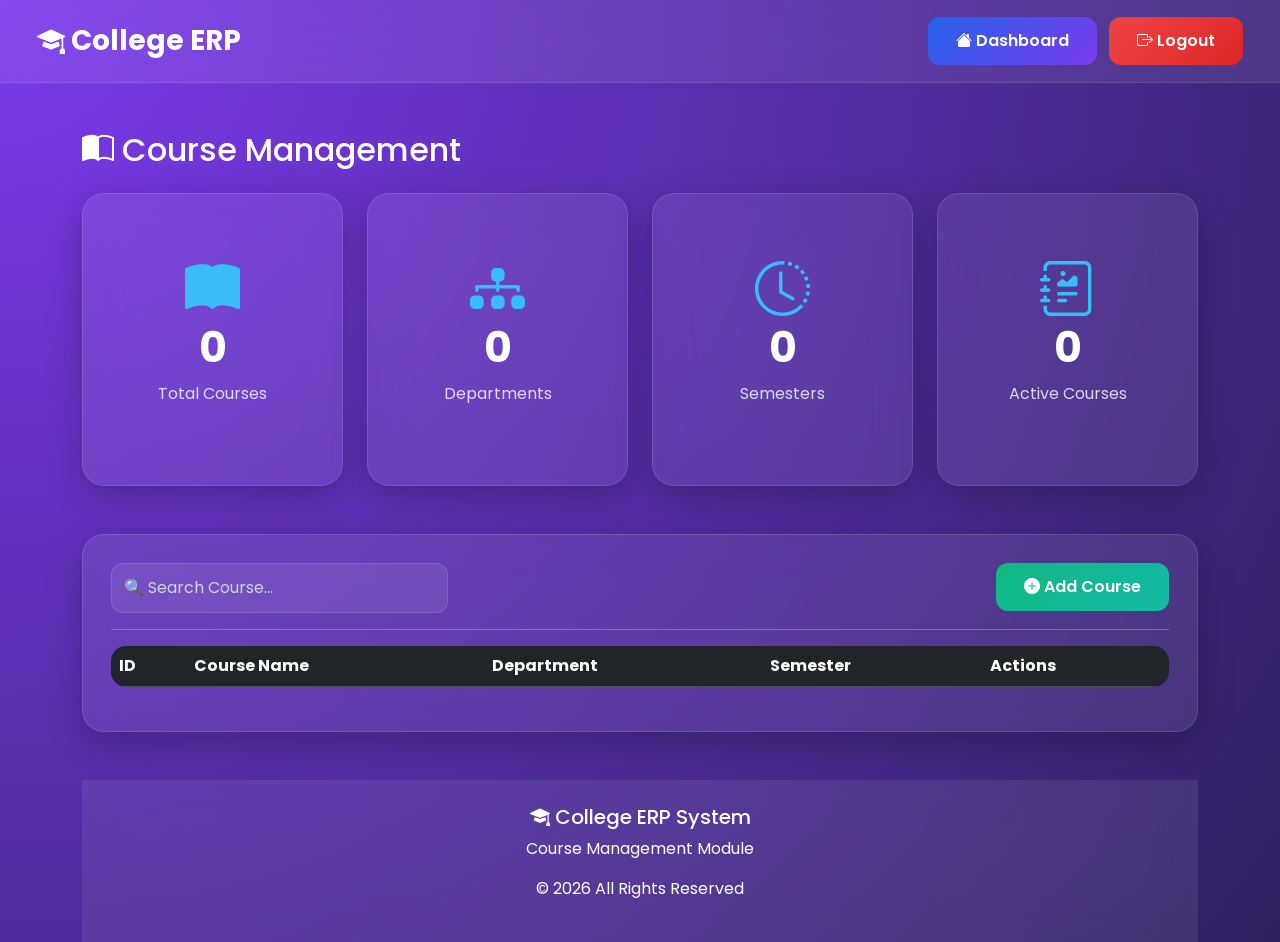
<file: src/main/resources/static/courses.html>
<!DOCTYPE html>
<html lang="en">

<head>

<meta charset="UTF-8">
<meta name="viewport" content="width=device-width, initial-scale=1.0">

<title>Course Management</title>

<link href="https://cdn.jsdelivr.net/npm/bootstrap@5.3.3/dist/css/bootstrap.min.css" rel="stylesheet">

<link href="https://cdn.jsdelivr.net/npm/bootstrap-icons@1.11.3/font/bootstrap-icons.css" rel="stylesheet">

<link rel="stylesheet" href="css/style.css">

</head>

<body>

<nav class="navbar navbar-expand-lg">

<div class="container-fluid">

<a class="navbar-brand">

<i class="bi bi-mortarboard-fill"></i>

College ERP

</a>

<div class="ms-auto">

<a href="dashboard.html" class="btn btn-primary me-2">

<i class="bi bi-house-fill"></i>

Dashboard

</a>

<button class="btn btn-danger" onclick="logout()">

<i class="bi bi-box-arrow-right"></i>

Logout

</button>

</div>

</div>

</nav>

<div class="container mt-5">

<h2 class="mb-4">

<i class="bi bi-book-half"></i>

Course Management

</h2>

<div class="row g-4">

<div class="col-md-3">

<div class="card dashboard-card">

<div class="card-body text-center">

<i class="bi bi-book-fill display-5"></i>

<h2 id="courseCount">0</h2>

<p>Total Courses</p>

</div>

</div>

</div>

<div class="col-md-3">

<div class="card dashboard-card">

<div class="card-body text-center">

<i class="bi bi-diagram-3-fill display-5"></i>

<h2 id="departmentCount">0</h2>

<p>Departments</p>

</div>

</div>

</div>

<div class="col-md-3">

<div class="card dashboard-card">

<div class="card-body text-center">

<i class="bi bi-clock-history display-5"></i>

<h2 id="durationCount">0</h2>

<p>Semesters</p>

</div>

</div>

</div>

<div class="col-md-3">

<div class="card dashboard-card">

<div class="card-body text-center">

<i class="bi bi-journal-richtext display-5"></i>

<h2 id="activeCount">0</h2>

<p>Active Courses</p>

</div>

</div>

</div>

</div>

<div class="card mt-5">

<div class="card-body">

<div class="row">

<div class="col-md-4">

<input
type="text"
id="search"
class="form-control"
placeholder="🔍 Search Course..."
onkeyup="searchCourse()">

</div>

<div class="col-md-8 text-end">

<button
class="btn btn-success crud-btn"
onclick="openAddModal()">

<i class="bi bi-plus-circle-fill"></i>

Add Course

</button>


</div>

</div>

<hr>

<div class="table-responsive">

<table class="table table-dark table-hover">

<thead>

<tr>

<th>ID</th>

<th>Course Name</th>

<th>Department</th>

<th>Semester</th>

<th>Actions</th>

</tr>

</thead>

<tbody id="courseTable">

</tbody>

</table>

</div>

</div>

</div>
<!-- Add Course Modal -->

<div class="modal fade" id="courseModal" tabindex="-1">

<div class="modal-dialog">

<div class="modal-content bg-dark text-white">

<div class="modal-header">

<h5 class="modal-title">

Add Course

</h5>

<button
type="button"
class="btn-close btn-close-white"
data-bs-dismiss="modal">

</button>

</div>

<div class="modal-body">

<input type="hidden" id="courseId">

<input
type="text"
id="courseCode"
class="form-control mb-3"
placeholder="Course Code">

<input
type="text"
id="courseName"
class="form-control mb-3"
placeholder="Course Name">

<input
type="text"
id="department"
class="form-control mb-3"
placeholder="Department">

<input
type="text"
id="teacherName"
class="form-control mb-3"
placeholder="Teacher Name">

<input
type="number"
id="semester"
class="form-control"
placeholder="Semester">

</div>
<div class="modal-footer">

<button
id="saveBtn"
class="btn btn-success crud-btn"
onclick="saveCourse()">

Save Course

</button>

</div>

</div>

</div>

</div>

<footer class="mt-5">

<div class="container text-center">

<h5>

<i class="bi bi-mortarboard-fill"></i>

College ERP System

</h5>

<p>

Course Management Module

</p>

<p>

© 2026 All Rights Reserved

</p>

</div>

</footer>

<script>

const api="http://localhost:8081/courses";

let modal;

window.onload=function(){

modal=new bootstrap.Modal(document.getElementById("courseModal"));

loadCourses();

hideStudentCrud();

}
function loadCourses(){

fetch(api)

.then(response=>response.json())

.then(data=>{

let rows="";

data.forEach(course=>{

rows+=`

<tr>

<td>${course.id}</td>

<td>${course.courseName}</td>

<td>${course.department}</td>

<td>${course.semester}</td>

<td>

<button
class="btn btn-warning btn-sm crud-btn"
onclick="editCourse(${course.id})">

<i class="bi bi-pencil-fill"></i>

</button>

<button
class="btn btn-danger btn-sm crud-btn"
onclick="deleteCourse(${course.id})">

<i class="bi bi-trash-fill"></i>

</button>

</td>

</tr>

`;

});

document.getElementById("courseTable").innerHTML=rows;

document.getElementById("courseCount").innerHTML=data.length;

document.getElementById("activeCount").innerHTML=data.length;

document.getElementById("departmentCount").innerHTML=[...new Set(data.map(c=>c.department))].length;

document.getElementById("durationCount").innerHTML=Math.max(...data.map(c=>c.semester),0);

});

}

function openAddModal(){

if(getRole()==="student"){

alert("Students can only view courses.");

return;

}

document.getElementById("courseId").value="";
document.getElementById("courseCode").value="";
document.getElementById("courseName").value="";
document.getElementById("department").value="";
document.getElementById("teacherName").value="";
document.getElementById("semester").value="";

document.querySelector(".modal-title").innerHTML="Add Course";

document.getElementById("saveBtn").innerHTML="Save Course";

modal.show();

}
function editCourse(id){
    if(getRole()==="student"){

    alert("Students can only view courses.");

    return;

}

    fetch(api + "/" + id)
    .then(response => response.json())
    .then(course => {

        document.getElementById("courseId").value = course.id;
        document.getElementById("courseCode").value = course.courseCode;
        document.getElementById("courseName").value = course.courseName;
        document.getElementById("department").value = course.department;
        document.getElementById("teacherName").value = course.teacherName;
        document.getElementById("semester").value = course.semester;

        document.querySelector(".modal-title").innerHTML = "Edit Course";
        document.getElementById("saveBtn").innerHTML = "Update Course";

        modal.show();
    });

}
function saveCourse() {
    if(getRole()==="student"){

    alert("Students cannot modify courses.");

    return;

}

    const id = document.getElementById("courseId").value;

    const course = {
        courseName: document.getElementById("courseName").value,
        courseCode: document.getElementById("courseCode").value,
        department: document.getElementById("department").value,
        teacherName: document.getElementById("teacherName").value,
        semester: parseInt(document.getElementById("semester").value)
    };

    const url = id === "" ? api : api + "/" + id;
    const method = id === "" ? "POST" : "PUT";
    console.log("saveCourse called");
    console.log("Method:", method, "URL:", url);

    fetch(url, {
        method: method,
        headers: {
            "Content-Type": "application/json"
        },
        body: JSON.stringify(course)
    })
    .then(response => {
        if (!response.ok) {
            throw new Error("HTTP " + response.status);
        }
        return response.json();
    })
    .then(data => {

        alert(id === "" ? "Course added successfully!" : "Course updated successfully!");

        
        const modalElement = document.getElementById("courseModal");
        const modalInstance = bootstrap.Modal.getInstance(modalElement);
        modalInstance.hide();
        loadCourses();

    })
    .catch(error => {
        console.error("Error:", error);
        alert("Operation failed!");
    });
}

function deleteCourse(id){

if(getRole()==="student"){

alert("Students cannot delete courses.");

return;

}

if(confirm("Delete this course?")){

fetch(api+"/"+id,{
method:"DELETE"
})

.then(()=>loadCourses());

}

}
function searchCourse(){

let input=document.getElementById("search").value.toUpperCase();

let tr=document.getElementById("courseTable").getElementsByTagName("tr");

for(let i=0;i<tr.length;i++){

let td=tr[i].getElementsByTagName("td")[1];

if(td){

let value=td.textContent||td.innerText;

tr[i].style.display=value.toUpperCase().indexOf(input)>-1?"":"none";

}

}

}

function logout(){

if(confirm("Logout?")){

window.location.href="login.html";

}

}

</script>
<script src="js/auth.js"></script>

<script src="https://cdn.jsdelivr.net/npm/bootstrap@5.3.3/dist/js/bootstrap.bundle.min.js"></script>

</body>

</html>
</file>
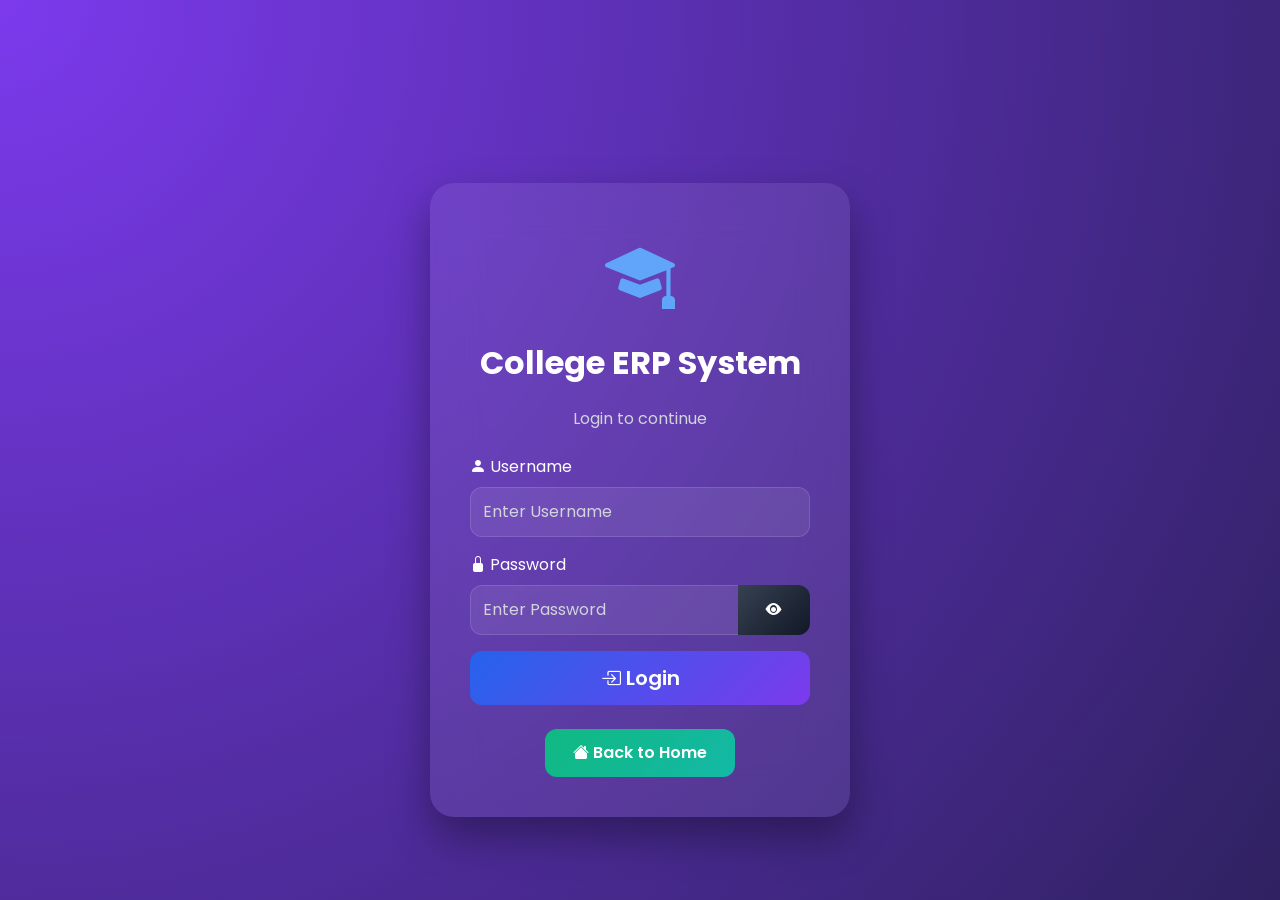
<file: src/main/resources/static/login.html>
<!DOCTYPE html>
<html lang="en">

<head>

<meta charset="UTF-8">
<meta name="viewport" content="width=device-width, initial-scale=1.0">

<title>College ERP Login</title>

<link href="https://cdn.jsdelivr.net/npm/bootstrap@5.3.3/dist/css/bootstrap.min.css" rel="stylesheet">

<link href="https://cdn.jsdelivr.net/npm/bootstrap-icons@1.11.3/font/bootstrap-icons.css" rel="stylesheet">

<link rel="stylesheet" href="css/style.css">

</head>

<body>

<div class="container">

<div class="row justify-content-center align-items-center" style="min-height:100vh;">

<div class="col-lg-5">

<div class="login-card fade-up">

<div class="text-center mb-4">

<i class="bi bi-mortarboard-fill" style="font-size:70px;color:#60a5fa;"></i>

<h2 class="mt-3">College ERP System</h2>

<p style="color:#d1d5db;">Login to continue</p>

</div>

<form id="loginForm">

<div class="mb-3">

<label class="form-label">
<i class="bi bi-person-fill"></i>
Username
</label>

<input
type="text"
id="username"
class="form-control"
placeholder="Enter Username"
required>

</div>

<div class="mb-3">

<label class="form-label">
<i class="bi bi-lock-fill"></i>
Password
</label>

<div class="input-group">

<input
type="password"
id="password"
class="form-control"
placeholder="Enter Password"
required>

<button
class="btn btn-dark"
type="button"
onclick="togglePassword()">

<i id="eyeIcon" class="bi bi-eye-fill"></i>

</button>

</div>

</div>

<div class="d-grid">

<button
type="submit"
class="btn btn-primary btn-lg">

<i class="bi bi-box-arrow-in-right"></i>

Login

</button>

</div>

</form>

<div class="text-center mt-4">

<a href="index.html" class="btn btn-success">

<i class="bi bi-house-fill"></i>

Back to Home

</a>

</div>

</div>

</div>

</div>

</div>

<script src="js/auth.js"></script>

<script>

function togglePassword(){

const password=document.getElementById("password");
const eye=document.getElementById("eyeIcon");

if(password.type==="password"){

password.type="text";
eye.classList.remove("bi-eye-fill");
eye.classList.add("bi-eye-slash-fill");

}else{

password.type="password";
eye.classList.remove("bi-eye-slash-fill");
eye.classList.add("bi-eye-fill");

}

}

document.getElementById("loginForm").addEventListener("submit",function(e){

e.preventDefault();

const username=document.getElementById("username").value;
const password=document.getElementById("password").value;

fetch("http://localhost:8081/login",{

method:"POST",

headers:{
"Content-Type":"application/json"
},

body:JSON.stringify({

username:username,
password:password

})

})

.then(response=>{

if(!response.ok){

throw new Error("Invalid Username or Password");

}

return response.json();

})

.then(user=>{

localStorage.setItem("loggedUser",JSON.stringify(user));

saveRole(user.role.toLowerCase());

if(user.role==="ADMIN"){

window.location.href="admin.html";

}

else if(user.role==="TEACHER"){

window.location.href="teacher.html";

}

else if(user.role==="STUDENT"){

window.location.href="student.html";

}

})

.catch(error=>{

alert(error.message);

});

});

</script>

<script src="https://cdn.jsdelivr.net/npm/bootstrap@5.3.3/dist/js/bootstrap.bundle.min.js"></script>

</body>

</html>
</file>
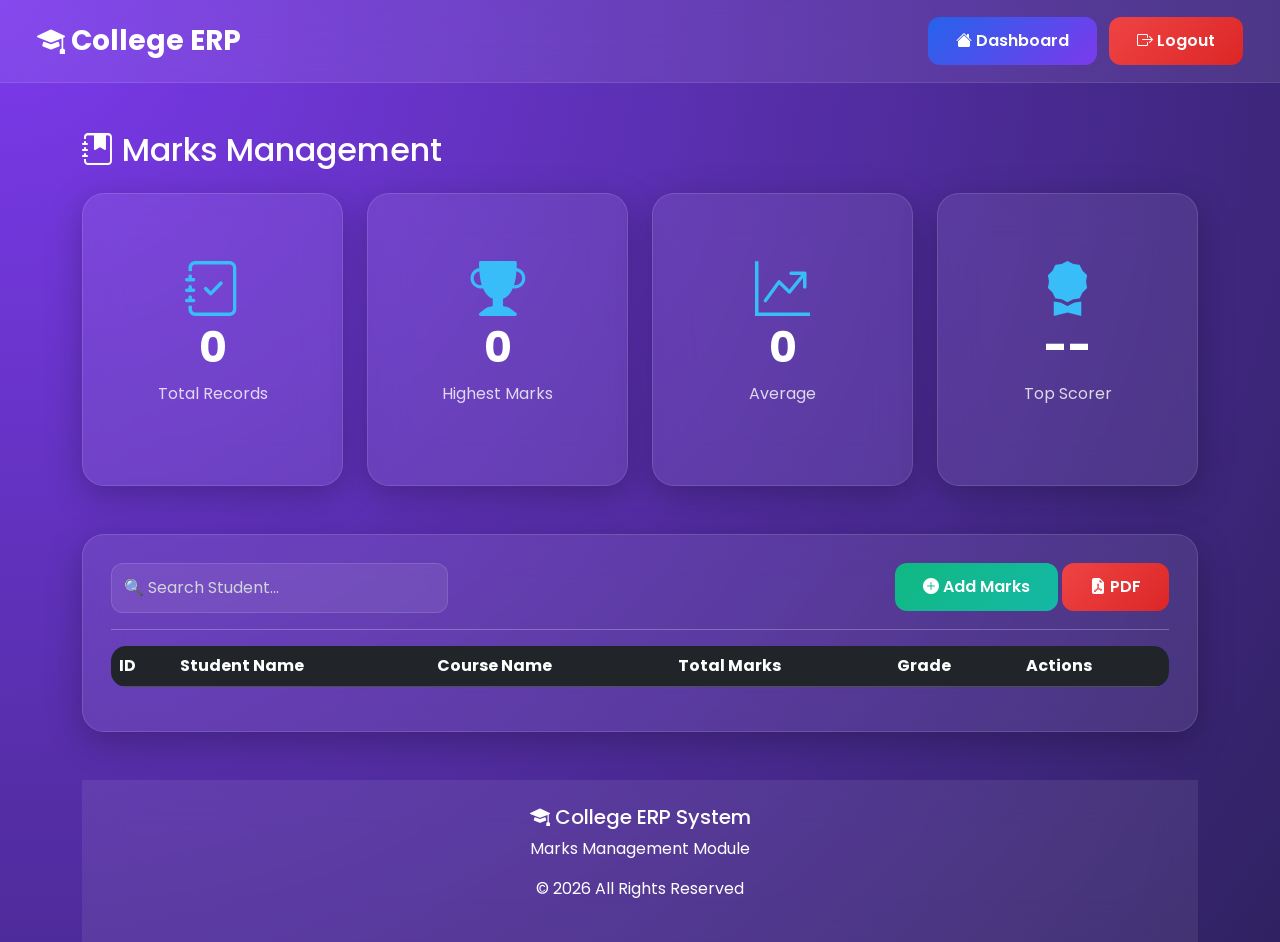
<file: src/main/resources/static/marks.html>
<!DOCTYPE html>
<html lang="en">

<head>

<meta charset="UTF-8">
<meta name="viewport" content="width=device-width, initial-scale=1.0">

<title>Marks Management</title>

<link href="https://cdn.jsdelivr.net/npm/bootstrap@5.3.3/dist/css/bootstrap.min.css" rel="stylesheet">

<link href="https://cdn.jsdelivr.net/npm/bootstrap-icons@1.11.3/font/bootstrap-icons.css" rel="stylesheet">

<link rel="stylesheet" href="css/style.css">

</head>

<body>

<nav class="navbar navbar-expand-lg">

<div class="container-fluid">

<a class="navbar-brand">

<i class="bi bi-mortarboard-fill"></i>

College ERP

</a>

<div class="ms-auto">

<a href="dashboard.html" class="btn btn-primary me-2">

<i class="bi bi-house-fill"></i>

Dashboard

</a>

<button class="btn btn-danger" onclick="logout()">

<i class="bi bi-box-arrow-right"></i>

Logout

</button>

</div>

</div>

</nav>

<div class="container mt-5">

<h2 class="mb-4">

<i class="bi bi-journal-bookmark-fill"></i>

Marks Management

</h2>

<div class="row g-4">

<div class="col-md-3">

<div class="card dashboard-card">

<div class="card-body text-center">

<i class="bi bi-journal-check display-5"></i>

<h2 id="marksCount">0</h2>

<p>Total Records</p>

</div>

</div>

</div>

<div class="col-md-3">

<div class="card dashboard-card">

<div class="card-body text-center">

<i class="bi bi-trophy-fill display-5"></i>

<h2 id="highestMarks">0</h2>

<p>Highest Marks</p>

</div>

</div>

</div>

<div class="col-md-3">

<div class="card dashboard-card">

<div class="card-body text-center">

<i class="bi bi-graph-up-arrow display-5"></i>

<h2 id="averageMarks">0</h2>

<p>Average</p>

</div>

</div>

</div>

<div class="col-md-3">

<div class="card dashboard-card">

<div class="card-body text-center">

<i class="bi bi-award-fill display-5"></i>

<h2 id="topScorer">--</h2>

<p>Top Scorer</p>

</div>

</div>

</div>

</div>

<div class="card mt-5">

<div class="card-body">

<div class="row">

<div class="col-md-4">

<input
type="text"
id="search"
class="form-control"
placeholder="🔍 Search Student..."
onkeyup="searchMarks()">

</div>

<div class="col-md-8 text-end">

<button class="btn btn-success crud-btn" onclick="openAddModal()">

<i class="bi bi-plus-circle-fill"></i>

Add Marks

</button>

<a href="/marks/pdf" class="btn btn-danger">

<i class="bi bi-file-earmark-pdf-fill"></i>

PDF

</a>

</div>

</div>

<hr>

<div class="table-responsive">

<table class="table table-dark table-hover">

<thead>

<tr>

<th>ID</th>

<th>Student Name</th>

<th>Course Name</th>

<th>Total Marks</th>

<th>Grade</th>

<th>Actions</th>

</tr>

</thead>

<tbody id="marksTable">

</tbody>

</table>

</div>

</div>

</div>
<!-- Add Marks Modal -->

<div class="modal fade" id="marksModal" tabindex="-1">

<div class="modal-dialog">

<div class="modal-content bg-dark text-white">

<div class="modal-header">

<h5 class="modal-title">

Add Marks

</h5>

<button
type="button"
class="btn-close btn-close-white"
data-bs-dismiss="modal">

</button>

</div>

<div class="modal-body">
<input type="hidden" id="marksId">

<input
type="text"
id="studentName"
class="form-control mb-3"
placeholder="Student Name">

<input
type="text"
id="courseName"
class="form-control mb-3"
placeholder="Course Name">

<input
type="number"
id="internalMarks"
class="form-control mb-3"
placeholder="Internal Marks">

<input
type="number"
id="externalMarks"
class="form-control mb-3"
placeholder="External Marks">
</div>

<div class="modal-footer">
<button
id="saveBtn"
class="btn btn-success crud-btn"
onclick="saveMarks()">

Save Marks
</button>
</div> 
</div> 
</div> 
</div> 

<footer class="mt-5">

<div class="container text-center">

<h5>

<i class="bi bi-mortarboard-fill"></i>

College ERP System

</h5>

<p>

Marks Management Module

</p>

<p>

© 2026 All Rights Reserved

</p>

</div>

</footer>

<script>

const api="http://localhost:8081/marks";

let modal;

window.onload=function(){

modal=new bootstrap.Modal(document.getElementById("marksModal"));

loadMarks();

hideStudentCrud();

}

function grade(mark){

if(mark>=90) return "O";

if(mark>=80) return "A+";

if(mark>=70) return "A";

if(mark>=60) return "B+";

if(mark>=50) return "B";

return "F";

}

function loadMarks() {

    fetch(api)

    .then(response => response.json())

    .then(data => {

        let rows = "";

        let highest = 0;

        let total = 0;

        let topper = "";

        data.forEach(record => {

            if (record.totalMarks > highest) {

                highest = record.totalMarks;

                topper = record.studentName;
            }

            total += record.totalMarks;

            rows += `
            <tr>
                <td>${record.id}</td>
                <td>${record.studentName}</td>
                <td>${record.courseName}</td>
                <td>${record.totalMarks}</td>
                <td>
                    <span class="badge bg-success">
                        ${record.grade}
                    </span>
                </td>
                <td>
                    <button class="btn btn-warning btn-sm crud-btn"
                            onclick="editMarks(${record.id})">
                        <i class="bi bi-pencil-fill"></i>
                    </button>

                    <button class="btn btn-danger btn-sm crud-btn"
                            onclick="deleteMarks(${record.id})">
                        <i class="bi bi-trash-fill"></i>
                    </button>
                </td>
            </tr>`;
        });

        document.getElementById("marksTable").innerHTML = rows;
        document.getElementById("marksCount").innerHTML = data.length;
        document.getElementById("highestMarks").innerHTML = highest;
        document.getElementById("averageMarks").innerHTML =
            data.length ? Math.round(total / data.length) : 0;
        document.getElementById("topScorer").innerHTML = topper || "--";

    });

}

function openAddModal(){

    if(getRole()==="student"){

        alert("Students can only view marks.");

        return;

    }

    document.getElementById("marksId").value = "";
    document.getElementById("studentName").value = "";
    document.getElementById("courseName").value = "";
    document.getElementById("internalMarks").value = "";
    document.getElementById("externalMarks").value = "";

    document.querySelector(".modal-title").innerHTML = "Add Marks";
    document.getElementById("saveBtn").innerHTML = "Save Marks";

    modal.show();

}
function editMarks(id){
    if(getRole()==="student"){

    alert("Students can only view marks.");

    return;

}

    fetch(api + "/" + id)

    .then(response => response.json())

    .then(record => {

        document.getElementById("marksId").value = record.id;

        document.getElementById("studentName").value = record.studentName;

        document.getElementById("courseName").value = record.courseName;

        document.getElementById("internalMarks").value = record.internalMarks;

        document.getElementById("externalMarks").value = record.externalMarks;

        document.querySelector(".modal-title").innerHTML = "Edit Marks";

        document.getElementById("saveBtn").innerHTML = "Update Marks";

        modal.show();

    });

}

function saveMarks(){
    if(getRole()==="student"){

    alert("Students cannot modify marks.");

    return;

}

    const id = document.getElementById("marksId").value;

    const mark = {

        studentName: document.getElementById("studentName").value,

        courseName: document.getElementById("courseName").value,

        internalMarks: parseInt(document.getElementById("internalMarks").value),

        externalMarks: parseInt(document.getElementById("externalMarks").value)

    };

    const url = id === "" ? api : api + "/" + id;

    const method = id === "" ? "POST" : "PUT";

    console.log("ID:", id);
    console.log("Method:", method);
    console.log("URL:", url);
    console.log(mark);

   fetch(url, {
    method: method,
    headers: {
        "Content-Type": "application/json"
    },
    body: JSON.stringify(mark)
})
.then(response => {
    console.log("Status:", response.status);
    return response.json();
})
.then(data => {
    console.log("Response:", data);
    modal.hide();
    loadMarks();
})
.catch(error => console.log(error));
}
function deleteMarks(id){

    if(getRole()==="student"){

        alert("Students cannot delete marks.");

        return;

    }

    if(confirm("Delete this marks record?")){

        fetch(api+"/"+id,{
            method:"DELETE"
        })

        .then(()=>loadMarks());

    }

}
function searchMarks(){

let input=document.getElementById("search").value.toUpperCase();

let tr=document.getElementById("marksTable").getElementsByTagName("tr");

for(let i=0;i<tr.length;i++){

let td=tr[i].getElementsByTagName("td")[1];

if(td){

let value=td.textContent||td.innerText;

tr[i].style.display=value.toUpperCase().indexOf(input)>-1?"":"none";

}

}

}

function logout(){

if(confirm("Logout?")){

window.location.href="login.html";

}

}

</script>
<script src="js/auth.js"></script>

<script src="https://cdn.jsdelivr.net/npm/bootstrap@5.3.3/dist/js/bootstrap.bundle.min.js"></script>

</body>

</html>
</file>
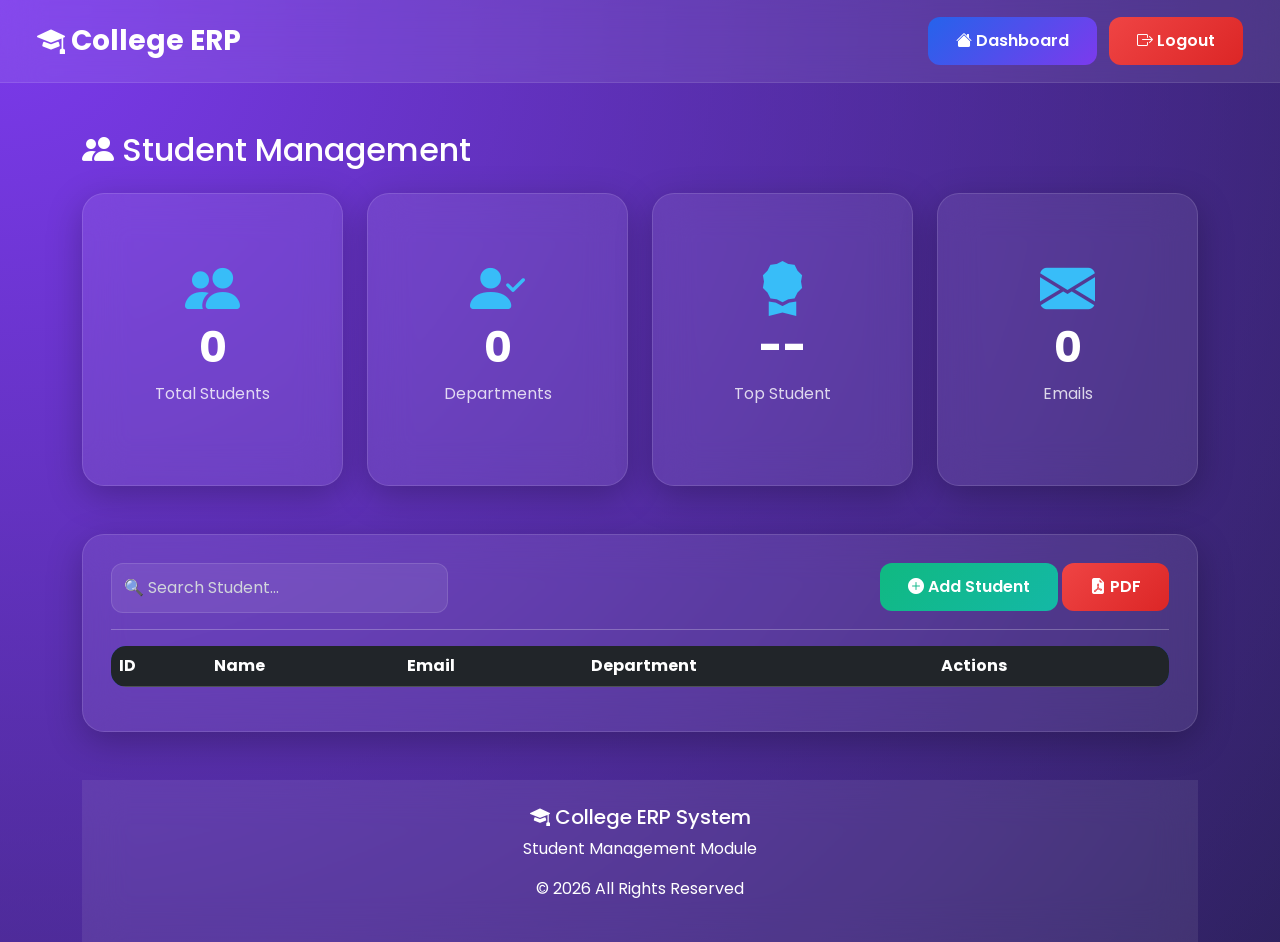
<file: src/main/resources/static/students.html>
<!DOCTYPE html>
<html lang="en">

<head>
<meta charset="UTF-8">
<meta name="viewport" content="width=device-width, initial-scale=1.0">

<title>Students</title>

<link href="https://cdn.jsdelivr.net/npm/bootstrap@5.3.3/dist/css/bootstrap.min.css" rel="stylesheet">
<link href="https://cdn.jsdelivr.net/npm/bootstrap-icons@1.11.3/font/bootstrap-icons.css" rel="stylesheet">
<link rel="stylesheet" href="css/style.css">

</head>

<body>

<nav class="navbar navbar-expand-lg">

<div class="container-fluid">

<a class="navbar-brand">

<i class="bi bi-mortarboard-fill"></i>

College ERP

</a>

<div class="ms-auto">

<a href="dashboard.html" class="btn btn-primary me-2">

<i class="bi bi-house-fill"></i>

Dashboard

</a>

<button class="btn btn-danger" onclick="logout()">

<i class="bi bi-box-arrow-right"></i>

Logout

</button>

</div>

</div>

</nav>

<div class="container mt-5">

<h2 class="mb-4">

<i class="bi bi-people-fill"></i>

Student Management

</h2>

<div class="row g-4">

<div class="col-md-3">

<div class="card dashboard-card">

<div class="card-body text-center">

<i class="bi bi-people-fill display-5"></i>

<h2 id="studentCount">0</h2>

<p>Total Students</p>

</div>

</div>

</div>

<div class="col-md-3">

<div class="card dashboard-card">

<div class="card-body text-center">

<i class="bi bi-person-check-fill display-5"></i>

<h2 id="departmentCount">0</h2>

<p>Departments</p>

</div>

</div>

</div>

<div class="col-md-3">

<div class="card dashboard-card">

<div class="card-body text-center">

<i class="bi bi-award-fill display-5"></i>

<h2 id="topStudent">--</h2>

<p>Top Student</p>

</div>

</div>

</div>

<div class="col-md-3">

<div class="card dashboard-card">

<div class="card-body text-center">

<i class="bi bi-envelope-fill display-5"></i>

<h2 id="emailCount">0</h2>

<p>Emails</p>

</div>

</div>

</div>

</div>

<div class="card mt-5">

<div class="card-body">

<div class="row">

<div class="col-md-4">

<input
type="text"
id="search"
class="form-control"
placeholder="🔍 Search Student..."
onkeyup="searchStudent()">

</div>

<div class="col-md-8 text-end">

<button class="btn btn-success crud-btn" onclick="openAddModal()">

<i class="bi bi-plus-circle-fill"></i>

Add Student

</button>

<a href="/students/pdf" class="btn btn-danger">

<i class="bi bi-file-earmark-pdf-fill"></i>

PDF

</a>
</div>

</div>

<hr>

<div class="table-responsive">

<table class="table table-dark table-hover align-middle">

<thead>

<tr>

<th>ID</th>
<th>Name</th>
<th>Email</th>
<th>Department</th>
<th>Actions</th>

</tr>

</thead>

<tbody id="studentTable">

</tbody>

</table>

</div>

</div>

</div>
<!-- Add Student Modal -->

<div class="modal fade" id="studentModal" tabindex="-1">

<div class="modal-dialog">

<div class="modal-content bg-dark text-white">

<div class="modal-header">

<h5 class="modal-title">

Add Student

</h5>

<button type="button"
class="btn-close btn-close-white"
data-bs-dismiss="modal">

</button>

</div>

<div class="modal-body">

<input type="hidden" id="studentId">

<input type="text"
id="name"
class="form-control mb-3"
placeholder="Student Name">

<input type="email"
id="email"
class="form-control mb-3"
placeholder="Email">

<input type="text"
id="department"
class="form-control"
placeholder="Department">

</div>

<div class="modal-footer">

<button
id="saveBtn"
class="btn btn-success crud-btn"
onclick="saveStudent()">

Save Student

</button>

</div>

</div>

</div>

</div>

<footer class="mt-5">

<div class="container text-center">

<h5>

<i class="bi bi-mortarboard-fill"></i>

College ERP System

</h5>

<p>

Student Management Module

</p>

<p>

© 2026 All Rights Reserved

</p>

</div>

</footer>

<script>

const api="http://localhost:8081/students";

const dashboardApi="http://localhost:8081/dashboard";

let modal;

window.onload=function(){

modal=new bootstrap.Modal(document.getElementById("studentModal"));

loadStudents();

loadDashboard();

// Hide CRUD buttons for students
hideStudentCrud();

}
function loadStudents(){

fetch(api)

.then(r=>r.json())

.then(data=>{

let rows="";

data.forEach(student=>{

rows+=`

<tr>

<td>${student.id}</td>

<td>${student.name}</td>

<td>${student.email}</td>

<td>${student.department}</td>

<td>

<button
class="btn btn-warning btn-sm crud-btn"
onclick="editStudent(${student.id})">

<i class="bi bi-pencil-fill"></i>

</button>

<button
class="btn btn-danger btn-sm crud-btn"
onclick="deleteStudent(${student.id})">

<i class="bi bi-trash-fill"></i>

</button>

<a
class="btn btn-primary btn-sm"
href="/students/report/${student.id}">

<i class="bi bi-file-earmark-pdf-fill"></i>

</a>

</td>

</tr>

`;

});

document.getElementById("studentTable").innerHTML=rows;

document.getElementById("studentCount").innerHTML=data.length;

document.getElementById("emailCount").innerHTML=data.length;

});

}


function loadDashboard(){

fetch(dashboardApi)

.then(r=>r.json())

.then(data=>{

fetch(dashboardApi+"/departments")

.then(r=>r.json())

.then(departments=>{

document.getElementById("departmentCount").innerHTML=Object.keys(departments).length;

});

if(data.topScorer!=null)

document.getElementById("topStudent").innerHTML=data.topScorer;

});

}

function searchStudent(){

let input=document.getElementById("search").value.toUpperCase();

let table=document.getElementById("studentTable");

let tr=table.getElementsByTagName("tr");

for(let i=0;i<tr.length;i++){

let td=tr[i].getElementsByTagName("td")[1];

if(td){

let value=td.textContent||td.innerText;

tr[i].style.display=value.toUpperCase().indexOf(input)>-1?"":"none";

}

}

}

function openAddModal(){

    if(getRole() === "student"){
        alert("Students can only view data.");
        return;
    }

    document.getElementById("studentId").value="";
    document.getElementById("name").value="";
    document.getElementById("email").value="";
    document.getElementById("department").value="";

    document.querySelector(".modal-title").innerHTML="Add Student";
    document.getElementById("saveBtn").innerHTML="Save Student";

    modal.show();
}
function editStudent(id){

    if(getRole() === "student"){
        alert("Students can only view data.");
        return;
    }

    fetch(api+"/"+id)

    .then(r=>r.json())

    .then(student=>{

        document.getElementById("studentId").value=student.id;
        document.getElementById("name").value=student.name;
        document.getElementById("email").value=student.email;
        document.getElementById("department").value=student.department;

        document.querySelector(".modal-title").innerHTML="Edit Student";
        document.getElementById("saveBtn").innerHTML="Update Student";

        modal.show();

    });

}
function saveStudent() {

    if(getRole() === "student"){
        alert("Students cannot modify data.");
        return;
    }

    const id = document.getElementById("studentId").value;

    const student = {
        name: document.getElementById("name").value,
        email: document.getElementById("email").value,
        department: document.getElementById("department").value
    };

    const url = id === "" ? api : api + "/" + id;
    const method = id === "" ? "POST" : "PUT";

    fetch(url, {
        method: method,
        headers: {
            "Content-Type": "application/json"
        },
        body: JSON.stringify(student)
    })
    .then(response => {
        if (!response.ok) {
            throw new Error("Failed to save student");
        }
        return response.json();
    })
    .then(data => {
        console.log(data);
        modal.hide();
        loadStudents();
        loadDashboard();
    })
    .catch(error => {
        console.error(error);
        alert(error.message);
    });

}

function deleteStudent(id){

    if(getRole() === "student"){
        alert("Students cannot delete data.");
        return;
    }

    if(confirm("Delete this student?")){

        fetch(api+"/"+id,{

            method:"DELETE"

        })

        .then(()=>loadStudents());

    }

}

function logout(){

if(confirm("Logout?")){

window.location.href="login.html";

}

}

</script>
<script src="js/auth.js"></script>

<script src="https://cdn.jsdelivr.net/npm/bootstrap@5.3.3/dist/js/bootstrap.bundle.min.js"></script>

</body>

</html>
</file>
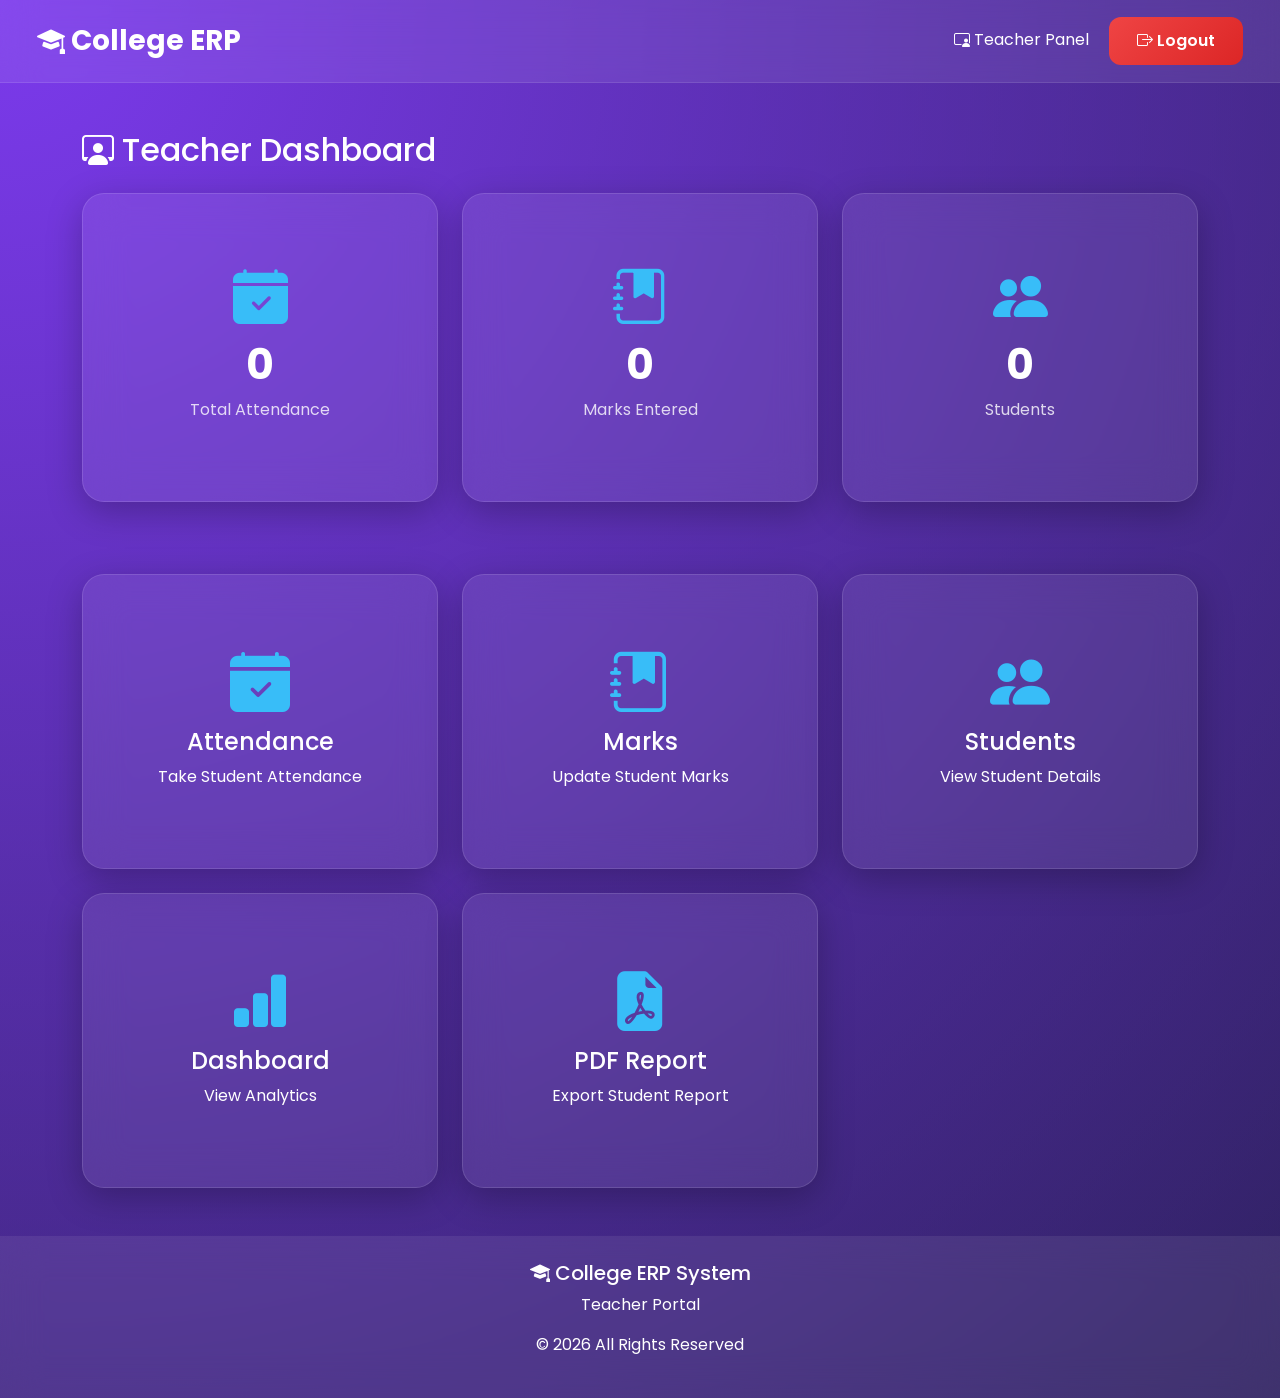
<file: src/main/resources/static/teacher.html>
<!DOCTYPE html>
<html lang="en">

<head>

<meta charset="UTF-8">
<meta name="viewport" content="width=device-width, initial-scale=1.0">

<title>Teacher Panel</title>

<link href="https://cdn.jsdelivr.net/npm/bootstrap@5.3.3/dist/css/bootstrap.min.css" rel="stylesheet">

<link href="https://cdn.jsdelivr.net/npm/bootstrap-icons@1.11.3/font/bootstrap-icons.css" rel="stylesheet">

<link rel="stylesheet" href="css/style.css">

</head>

<body>

<nav class="navbar navbar-expand-lg">

<div class="container-fluid">

<a class="navbar-brand">

<i class="bi bi-mortarboard-fill"></i>

College ERP

</a>

<div class="ms-auto">

<span class="text-white me-3">

<i class="bi bi-person-video3"></i>

Teacher Panel

</span>

<button class="btn btn-danger" onclick="logout()">

<i class="bi bi-box-arrow-right"></i>

Logout

</button>

</div>

</div>

</nav>

<div class="container mt-5">

<h2 class="mb-4">

<i class="bi bi-person-workspace"></i>

Teacher Dashboard

</h2>

<div class="row g-4">

<div class="col-lg-4">

<div class="card dashboard-card">

<div class="card-body">

<i class="bi bi-calendar-check-fill"></i>

<h2 id="attendanceCount">0</h2>

<p>Total Attendance</p>

</div>

</div>

</div>

<div class="col-lg-4">

<div class="card dashboard-card">

<div class="card-body">

<i class="bi bi-journal-bookmark-fill"></i>

<h2 id="marksCount">0</h2>

<p>Marks Entered</p>

</div>

</div>

</div>

<div class="col-lg-4">

<div class="card dashboard-card">

<div class="card-body">

<i class="bi bi-people-fill"></i>

<h2 id="studentCount">0</h2>

<p>Students</p>

</div>

</div>

</div>

</div>

<div class="row mt-5 g-4">

<div class="col-md-4">

<a href="attendance.html" class="text-decoration-none">

<div class="card feature-card">

<div class="card-body text-center">

<i class="bi bi-calendar-check-fill"></i>

<h4>Attendance</h4>

<p>

Take Student Attendance

</p>

</div>

</div>

</a>

</div>

<div class="col-md-4">

<a href="marks.html" class="text-decoration-none">

<div class="card feature-card">

<div class="card-body text-center">

<i class="bi bi-journal-bookmark-fill"></i>

<h4>Marks</h4>

<p>

Update Student Marks

</p>

</div>

</div>

</a>

</div>

<div class="col-md-4">

<a href="students.html" class="text-decoration-none">

<div class="card feature-card">

<div class="card-body text-center">

<i class="bi bi-people-fill"></i>

<h4>Students</h4>

<p>

View Student Details

</p>

</div>

</div>

</a>

</div>
        <div class="col-md-4">

            <a href="dashboard.html" class="text-decoration-none">

                <div class="card feature-card">

                    <div class="card-body text-center">

                        <i class="bi bi-bar-chart-fill"></i>

                        <h4>Dashboard</h4>

                        <p>

                            View Analytics

                        </p>

                    </div>

                </div>

            </a>

        </div>

        <div class="col-md-4">

            <a href="/students/pdf" class="text-decoration-none">

                <div class="card feature-card">

                    <div class="card-body text-center">

                        <i class="bi bi-file-earmark-pdf-fill"></i>

                        <h4>PDF Report</h4>

                        <p>

                            Export Student Report

                        </p>

                    </div>

                </div>

            </a>

        </div>

        <div class="col-md-4">

        </div>

    </div>

</div>

<footer class="mt-5">

    <div class="container text-center">

        <h5>

            <i class="bi bi-mortarboard-fill"></i>

            College ERP System

        </h5>

        <p>

            Teacher Portal

        </p>

        <p>

            © 2026 All Rights Reserved

        </p>

    </div>

</footer>

<script>

const apiUrl="http://localhost:8081/dashboard";

window.onload=function(){

fetch(apiUrl)

.then(response=>response.json())

.then(data=>{

document.getElementById("attendanceCount").innerHTML=data.attendance;

document.getElementById("marksCount").innerHTML=data.marks;

document.getElementById("studentCount").innerHTML=data.students;

})

.catch(error=>console.log(error));

}

function logout(){

if(confirm("Logout from Teacher Panel?")){

window.location.href="login.html";

}

}

</script>

<script src="https://cdn.jsdelivr.net/npm/bootstrap@5.3.3/dist/js/bootstrap.bundle.min.js"></script>

</body>

</html>
</file>
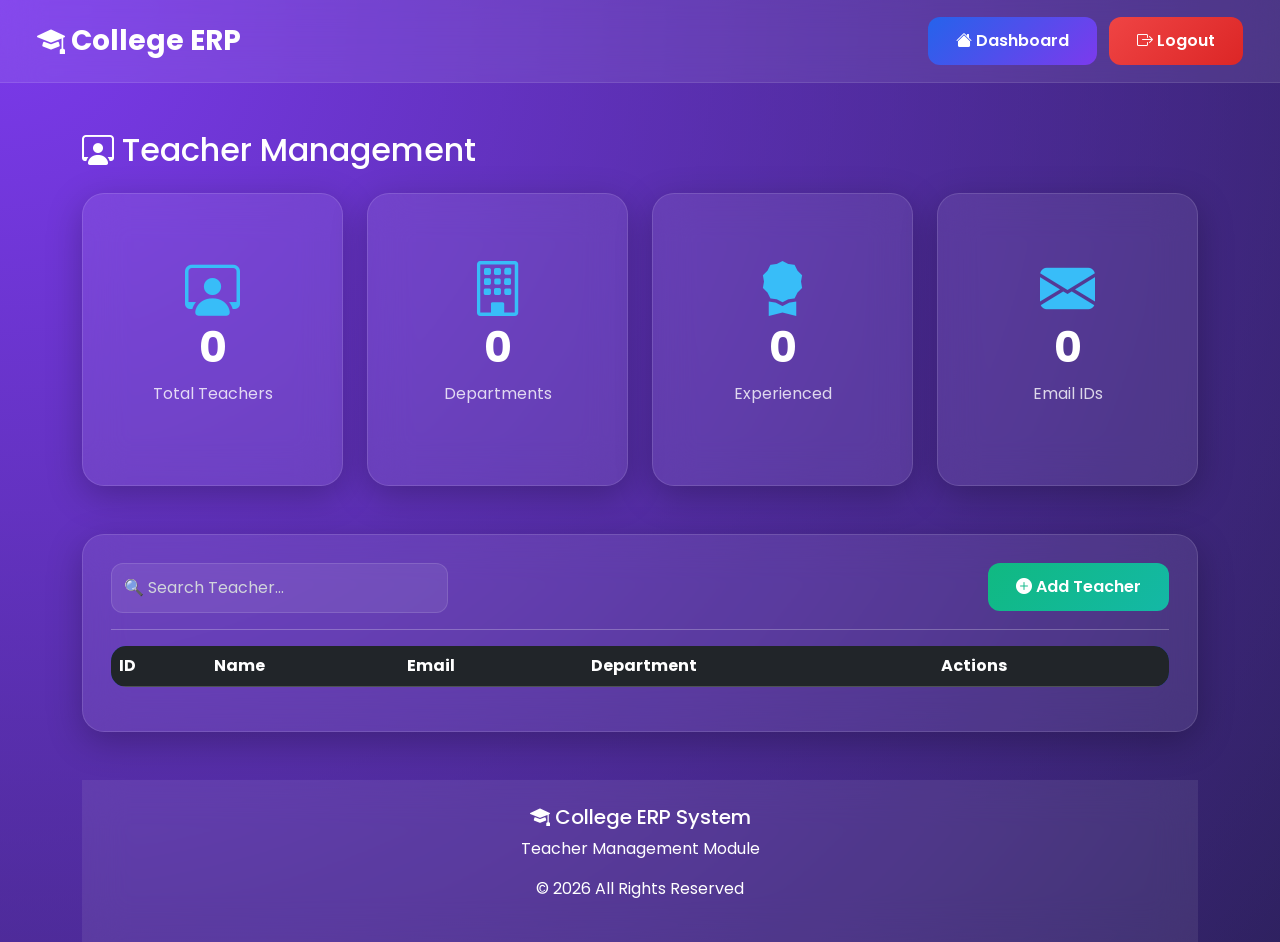
<file: src/main/resources/static/teachers.html>
<!DOCTYPE html>
<html lang="en">

<head>

<meta charset="UTF-8">
<meta name="viewport" content="width=device-width, initial-scale=1.0">

<title>Teacher Management</title>

<link href="https://cdn.jsdelivr.net/npm/bootstrap@5.3.3/dist/css/bootstrap.min.css" rel="stylesheet">

<link href="https://cdn.jsdelivr.net/npm/bootstrap-icons@1.11.3/font/bootstrap-icons.css" rel="stylesheet">

<link rel="stylesheet" href="css/style.css">

</head>

<body>

<nav class="navbar navbar-expand-lg">

<div class="container-fluid">

<a class="navbar-brand">

<i class="bi bi-mortarboard-fill"></i>

College ERP

</a>

<div class="ms-auto">

<a href="dashboard.html" class="btn btn-primary me-2">

<i class="bi bi-house-fill"></i>

Dashboard

</a>

<button class="btn btn-danger" onclick="logout()">

<i class="bi bi-box-arrow-right"></i>

Logout

</button>

</div>

</div>

</nav>

<div class="container mt-5">

<h2 class="mb-4">

<i class="bi bi-person-workspace"></i>

Teacher Management

</h2>

<div class="row g-4">

<div class="col-md-3">

<div class="card dashboard-card">

<div class="card-body text-center">

<i class="bi bi-person-workspace display-5"></i>

<h2 id="teacherCount">0</h2>

<p>Total Teachers</p>

</div>

</div>

</div>

<div class="col-md-3">

<div class="card dashboard-card">

<div class="card-body text-center">

<i class="bi bi-building display-5"></i>

<h2 id="departmentCount">0</h2>

<p>Departments</p>

</div>

</div>

</div>

<div class="col-md-3">

<div class="card dashboard-card">

<div class="card-body text-center">

<i class="bi bi-award-fill display-5"></i>

<h2 id="experienceCount">0</h2>

<p>Experienced</p>

</div>

</div>

</div>

<div class="col-md-3">

<div class="card dashboard-card">

<div class="card-body text-center">

<i class="bi bi-envelope-fill display-5"></i>

<h2 id="emailCount">0</h2>

<p>Email IDs</p>

</div>

</div>

</div>

</div>

<div class="card mt-5">

<div class="card-body">

<div class="row">

<div class="col-md-4">

<input
type="text"
id="search"
class="form-control"
placeholder="🔍 Search Teacher..."
onkeyup="searchTeacher()">

</div>

<div class="col-md-8 text-end">

<button
class="btn btn-success crud-btn"
onclick="openAddModal()">

<i class="bi bi-plus-circle-fill"></i>

Add Teacher

</button>
</div>

</div>

<hr>

<div class="table-responsive">

<table class="table table-dark table-hover">

<thead>

<tr>

<th>ID</th>

<th>Name</th>

<th>Email</th>

<th>Department</th>

<th>Actions</th>

</tr>

</thead>

<tbody id="teacherTable">

</tbody>

</table>

</div>

</div>

</div>
<!-- Add Teacher Modal -->

<div class="modal fade" id="teacherModal" tabindex="-1">

<div class="modal-dialog">

<div class="modal-content bg-dark text-white">

<div class="modal-header">

<h5 class="modal-title">

Add Teacher

</h5>

<button
type="button"
class="btn-close btn-close-white"
data-bs-dismiss="modal">

</button>

</div>

<div class="modal-body">

<input type="hidden" id="teacherId">

<input
type="text"
id="name"
class="form-control mb-3"
placeholder="Teacher Name">
<input
type="email"
id="email"
class="form-control mb-3"
placeholder="Email">

<input
type="text"
id="department"
class="form-control"
placeholder="Department">

</div>

<div class="modal-footer">

<button
id="saveBtn"
class="btn btn-success"
onclick="saveTeacher()">

Save Teacher

</button>

</div>

</div>

</div>

</div>

<footer class="mt-5">

<div class="container text-center">

<h5>

<i class="bi bi-mortarboard-fill"></i>

College ERP System

</h5>

<p>

Teacher Management Module

</p>

<p>

© 2026 All Rights Reserved

</p>

</div>

</footer>

<script>

const api="http://localhost:8081/teachers";

let modal;

window.onload=function(){

modal=new bootstrap.Modal(document.getElementById("teacherModal"));

loadTeachers();

hideStudentCrud();

}

function loadTeachers(){

fetch(api)

.then(response=>response.json())

.then(data=>{

let rows="";

data.forEach(teacher=>{

rows+=`

<tr>

<td>${teacher.id}</td>

<td>${teacher.name}</td>

<td>${teacher.email}</td>

<td>${teacher.department}</td>

<td>

<button
class="btn btn-warning btn-sm"
onclick="editTeacher(${teacher.id})">

<i class="bi bi-pencil-fill"></i>

</button>

<button
class="btn btn-danger btn-sm"
onclick="deleteTeacher(${teacher.id})">

<i class="bi bi-trash-fill"></i>

</button>

</td>

</tr>

`;

});

document.getElementById("teacherTable").innerHTML=rows;

document.getElementById("teacherCount").innerHTML=data.length;

document.getElementById("emailCount").innerHTML=data.length;

document.getElementById("departmentCount").innerHTML=[...new Set(data.map(t=>t.department))].length;

document.getElementById("experienceCount").innerHTML=data.length;

});

}

function openAddModal(){

if(getRole()==="student"){

alert("Students can only view data.");

return;

}

document.getElementById("teacherId").value="";
document.getElementById("name").value="";
document.getElementById("email").value="";
document.getElementById("department").value="";

document.querySelector(".modal-title").innerHTML="Add Teacher";

document.getElementById("saveBtn").innerHTML="Save Teacher";

modal.show();

}
function editTeacher(id){

if(getRole()==="student"){

alert("Students can only view data.");

return;

}

fetch(api+"/"+id)

.then(response=>response.json())

.then(teacher=>{

document.getElementById("teacherId").value=teacher.id;

document.getElementById("name").value=teacher.name;

document.getElementById("email").value=teacher.email;

document.getElementById("department").value=teacher.department;

document.querySelector(".modal-title").innerHTML="Edit Teacher";

document.getElementById("saveBtn").innerHTML="Update Teacher";

modal.show();

});

}

function saveTeacher(){

if(getRole()==="student"){

alert("Students cannot modify data.");

return;

}

const id=document.getElementById("teacherId").value;

const teacher={

name:document.getElementById("name").value,

email:document.getElementById("email").value,

department:document.getElementById("department").value

};

const url=id===""?api:api+"/"+id;

const method=id===""?"POST":"PUT";

fetch(url,{

method:method,

headers:{

"Content-Type":"application/json"

},

body:JSON.stringify(teacher)

})

.then(()=>{

modal.hide();

loadTeachers();

});

}
function deleteTeacher(id){

if(getRole()==="student"){

alert("Students cannot delete data.");

return;

}

if(confirm("Delete this teacher?")){

fetch(api+"/"+id,{

method:"DELETE"

})

.then(()=>loadTeachers());

}

}

function searchTeacher(){

let input=document.getElementById("search").value.toUpperCase();

let tr=document.getElementById("teacherTable").getElementsByTagName("tr");

for(let i=0;i<tr.length;i++){

let td=tr[i].getElementsByTagName("td")[1];

if(td){

let value=td.textContent||td.innerText;

tr[i].style.display=value.toUpperCase().indexOf(input)>-1?"":"none";

}

}

}

function logout(){

if(confirm("Logout?")){

window.location.href="login.html";

}

}

</script>
<script src="js/auth.js"></script>

<script src="https://cdn.jsdelivr.net/npm/bootstrap@5.3.3/dist/js/bootstrap.bundle.min.js"></script>

</body>

</html>
</file>
<file: frontend/css/style.css>
/* ==========================================================================
   Task Management System - Premium Dark Wine-Purple SaaS / ERP Theme
   ========================================================================== */

@import url('https://fonts.googleapis.com/css2?family=Plus+Jakarta+Sans:wght@300;400;500;600;700;800&family=Inter:wght@300;400;500;600;700&display=swap');

/* --- Design Tokens & Color Identity --- */
:root {
  /* Dark Wine-Purple Core Palette */
  --bg-darkest: #0B0614;
  --bg-deep: #16091F;
  --bg-plum: #24102E;
  --bg-card: rgba(36, 16, 46, 0.55);
  --bg-card-hover: rgba(50, 20, 62, 0.7);

  /* Wine, Burgundy & Accent Colors */
  --wine-purple: #5A1648;
  --burgundy: #6D214F;
  --magenta: #C23B8E;
  --pink-glow: #E05AA6;
  --soft-purple: #A855C7;
  --lavender-tint: #F0E4EF;

  /* Typography Colors */
  --text-white: #FFFFFF;
  --text-secondary: #D8C9DD;
  --text-muted: #AFA0B7;
  --text-dark: #2D1129;

  /* Glassmorphism & Borders */
  --glass-nav: rgba(18, 8, 28, 0.75);
  --glass-card: rgba(30, 13, 40, 0.65);
  --glass-input: rgba(22, 9, 31, 0.75);
  --border-subtle: rgba(168, 85, 199, 0.15);
  --border-medium: rgba(194, 59, 142, 0.28);
  --border-glow: rgba(224, 90, 166, 0.5);

  /* Shadows & Ambient Glows */
  --glow-pink-sm: 0 0 15px rgba(224, 90, 166, 0.35);
  --glow-pink-md: 0 0 30px rgba(224, 90, 166, 0.45);
  --glow-wine-lg: 0 10px 40px rgba(109, 33, 79, 0.45);
  --shadow-card: 0 20px 40px -15px rgba(0, 0, 0, 0.7), 0 0 1px 1px rgba(194, 59, 142, 0.2);
  --shadow-card-hover: 0 25px 50px -12px rgba(0, 0, 0, 0.8), 0 0 25px rgba(194, 59, 142, 0.35);

  /* Status Colors */
  --status-todo-text: #FDBA74;
  --status-todo-bg: rgba(154, 52, 18, 0.35);
  --status-todo-border: rgba(251, 146, 60, 0.35);

  --status-progress-text: #F472B6;
  --status-progress-bg: rgba(109, 33, 79, 0.45);
  --status-progress-border: rgba(244, 114, 182, 0.35);

  --status-completed-text: #4ADE80;
  --status-completed-bg: rgba(20, 83, 45, 0.45);
  --status-completed-border: rgba(74, 222, 128, 0.35);

  /* Priority Colors */
  --priority-low-text: #D8C9DD;
  --priority-low-bg: rgba(88, 24, 69, 0.35);
  --priority-medium-text: #FBBF24;
  --priority-medium-bg: rgba(180, 83, 9, 0.35);
  --priority-high-text: #FB7185;
  --priority-high-bg: rgba(159, 18, 57, 0.4);

  /* Radius & Transitions */
  --radius-sm: 8px;
  --radius-md: 14px;
  --radius-lg: 20px;
  --radius-xl: 28px;
  --radius-full: 9999px;

  --transition: all 0.25s cubic-bezier(0.16, 1, 0.3, 1);
}

/* --- Base & Reset Styles --- */
*, *::before, *::after {
  box-sizing: border-box;
  margin: 0;
  padding: 0;
}

html {
  scroll-behavior: smooth;
}

body {
  font-family: 'Plus Jakarta Sans', 'Inter', -apple-system, BlinkMacSystemFont, 'Segoe UI', Roboto, sans-serif;
  background-color: var(--bg-darkest);
  color: var(--text-secondary);
  line-height: 1.6;
  min-height: 100vh;
  display: flex;
  flex-direction: column;
  position: relative;
  overflow-x: hidden;
  background-image: 
    radial-gradient(ellipse 80% 60% at 50% 0%, rgba(90, 22, 72, 0.45) 0%, transparent 70%),
    radial-gradient(ellipse 60% 50% at 15% 40%, rgba(109, 33, 79, 0.3) 0%, transparent 60%),
    radial-gradient(ellipse 60% 50% at 85% 60%, rgba(194, 59, 142, 0.22) 0%, transparent 60%),
    linear-gradient(180deg, var(--bg-darkest) 0%, var(--bg-deep) 50%, var(--bg-darkest) 100%);
  background-attachment: fixed;
}

/* --- Ambient Glowing Light Blobs & Grid Overlay --- */
.ambient-glow-top {
  position: fixed;
  top: -120px;
  left: 50%;
  transform: translateX(-50%);
  width: 750px;
  height: 420px;
  background: radial-gradient(circle, rgba(224, 90, 166, 0.22) 0%, rgba(109, 33, 79, 0.3) 40%, transparent 75%);
  filter: blur(70px);
  pointer-events: none;
  z-index: 0;
  animation: pulseGlow 10s ease-in-out infinite alternate;
}

.ambient-glow-left {
  position: fixed;
  top: 30%;
  left: -150px;
  width: 450px;
  height: 450px;
  background: radial-gradient(circle, rgba(168, 85, 199, 0.18) 0%, rgba(90, 22, 72, 0.25) 50%, transparent 70%);
  filter: blur(80px);
  pointer-events: none;
  z-index: 0;
  animation: floatOrb 16s ease-in-out infinite alternate;
}

.ambient-glow-right {
  position: fixed;
  top: 45%;
  right: -150px;
  width: 500px;
  height: 500px;
  background: radial-gradient(circle, rgba(194, 59, 142, 0.2) 0%, rgba(36, 16, 46, 0.3) 60%, transparent 75%);
  filter: blur(85px);
  pointer-events: none;
  z-index: 0;
  animation: floatOrb 20s ease-in-out infinite alternate-reverse;
}

@keyframes pulseGlow {
  0% { transform: translateX(-50%) scale(0.95); opacity: 0.8; }
  100% { transform: translateX(-50%) scale(1.1); opacity: 1; }
}

@keyframes floatOrb {
  0% { transform: translate(0, 0); }
  50% { transform: translate(30px, -40px); }
  100% { transform: translate(-20px, 30px); }
}

.bg-grid-overlay {
  position: fixed;
  top: 0;
  left: 0;
  width: 100vw;
  height: 100vh;
  background-size: 50px 50px;
  background-image: 
    linear-gradient(to right, rgba(168, 85, 199, 0.035) 1px, transparent 1px),
    linear-gradient(to bottom, rgba(168, 85, 199, 0.035) 1px, transparent 1px);
  pointer-events: none;
  z-index: 0;
  mask-image: radial-gradient(ellipse 70% 60% at 50% 40%, black 20%, transparent 80%);
  -webkit-mask-image: radial-gradient(ellipse 70% 60% at 50% 40%, black 20%, transparent 80%);
}

/* --- Typography --- */
h1, h2, h3, h4, h5, h6 {
  color: var(--text-white);
  font-weight: 700;
  letter-spacing: -0.025em;
}

.gradient-text {
  background: linear-gradient(135deg, #FFFFFF 0%, #E05AA6 50%, #A855C7 100%);
  -webkit-background-clip: text;
  -webkit-text-fill-color: transparent;
  display: inline-block;
}

/* --- Buttons --- */
.btn {
  display: inline-flex;
  align-items: center;
  justify-content: center;
  gap: 0.6rem;
  padding: 0.65rem 1.35rem;
  font-size: 0.925rem;
  font-weight: 600;
  border-radius: var(--radius-md);
  border: 1px solid transparent;
  cursor: pointer;
  transition: var(--transition);
  text-decoration: none !important;
  line-height: 1.4;
  white-space: nowrap;
}

.btn:active {
  transform: scale(0.97);
}

.btn-primary {
  background: linear-gradient(135deg, var(--burgundy) 0%, var(--magenta) 60%, var(--pink-glow) 100%);
  color: var(--text-white);
  box-shadow: 0 4px 20px rgba(194, 59, 142, 0.45);
  border: 1px solid rgba(255, 255, 255, 0.2);
}

.btn-primary:hover {
  background: linear-gradient(135deg, var(--magenta) 0%, var(--pink-glow) 70%, var(--soft-purple) 100%);
  box-shadow: 0 6px 28px rgba(224, 90, 166, 0.65);
  transform: translateY(-2px);
}

.btn-secondary {
  background: rgba(36, 16, 46, 0.6);
  backdrop-filter: blur(10px);
  -webkit-backdrop-filter: blur(10px);
  color: var(--text-secondary);
  border: 1px solid var(--border-medium);
  box-shadow: 0 4px 15px rgba(0, 0, 0, 0.3);
}

.btn-secondary:hover {
  background: rgba(90, 22, 72, 0.45);
  border-color: var(--pink-glow);
  color: var(--text-white);
  box-shadow: 0 0 20px rgba(224, 90, 166, 0.3);
  transform: translateY(-2px);
}

.btn-hero-primary {
  padding: 0.9rem 2.25rem;
  font-size: 1.05rem;
  font-weight: 700;
  border-radius: var(--radius-full);
  background: linear-gradient(135deg, #6D214F 0%, #C23B8E 50%, #E05AA6 100%);
  color: #FFFFFF;
  box-shadow: 0 0 30px rgba(224, 90, 166, 0.55), 0 4px 15px rgba(0, 0, 0, 0.4);
  border: 1px solid rgba(255, 255, 255, 0.3);
}

.btn-hero-primary:hover {
  background: linear-gradient(135deg, #C23B8E 0%, #E05AA6 50%, #A855C7 100%);
  box-shadow: 0 0 40px rgba(224, 90, 166, 0.8), 0 6px 20px rgba(0, 0, 0, 0.5);
  transform: translateY(-3px) scale(1.02);
}

.btn-hero-secondary {
  padding: 0.9rem 2.25rem;
  font-size: 1.05rem;
  font-weight: 600;
  border-radius: var(--radius-full);
  background: rgba(36, 16, 46, 0.6);
  backdrop-filter: blur(12px);
  -webkit-backdrop-filter: blur(12px);
  color: var(--text-white);
  border: 1px solid rgba(194, 59, 142, 0.4);
  box-shadow: 0 4px 20px rgba(0, 0, 0, 0.4);
}

.btn-hero-secondary:hover {
  background: rgba(90, 22, 72, 0.5);
  border-color: var(--pink-glow);
  color: var(--text-white);
  box-shadow: 0 0 25px rgba(194, 59, 142, 0.4);
  transform: translateY(-3px);
}

.btn-sm {
  padding: 0.45rem 1rem;
  font-size: 0.85rem;
  border-radius: var(--radius-sm);
}

.btn-block {
  width: 100%;
}

/* --- Form Controls --- */
.form-group {
  margin-bottom: 1.35rem;
  text-align: left;
}

.form-label {
  display: block;
  font-size: 0.85rem;
  font-weight: 600;
  margin-bottom: 0.45rem;
  color: var(--text-white);
  letter-spacing: -0.01em;
}

.form-control, .form-select {
  width: 100%;
  padding: 0.75rem 1rem;
  font-size: 0.95rem;
  font-family: inherit;
  color: var(--text-white);
  background-color: var(--glass-input);
  backdrop-filter: blur(10px);
  -webkit-backdrop-filter: blur(10px);
  border: 1.5px solid var(--border-medium);
  border-radius: var(--radius-md);
  transition: var(--transition);
  outline: none;
}

.form-control::placeholder {
  color: var(--text-muted);
}

.form-control:focus, .form-select:focus {
  border-color: var(--pink-glow);
  box-shadow: 0 0 0 4px rgba(224, 90, 166, 0.25), 0 0 15px rgba(224, 90, 166, 0.3);
  background-color: rgba(30, 13, 40, 0.9);
}

.form-select option {
  background-color: var(--bg-deep);
  color: var(--text-white);
}

textarea.form-control {
  resize: vertical;
  min-height: 100px;
}

/* --- Translucent Glass Navigation Bar --- */
.navbar-wrapper {
  position: sticky;
  top: 1.25rem;
  z-index: 100;
  max-width: 1200px;
  margin: 0 auto;
  padding: 0 1.5rem;
  width: 100%;
}

.navbar {
  background: var(--glass-nav);
  backdrop-filter: blur(20px);
  -webkit-backdrop-filter: blur(20px);
  border: 1px solid var(--border-medium);
  border-radius: var(--radius-xl);
  padding: 0.75rem 1.75rem;
  display: flex;
  align-items: center;
  justify-content: space-between;
  box-shadow: 0 15px 35px -5px rgba(0, 0, 0, 0.6), 0 0 20px rgba(194, 59, 142, 0.2);
  transition: var(--transition);
}

.nav-brand {
  display: flex;
  align-items: center;
  gap: 0.85rem;
  font-size: 1.3rem;
  font-weight: 800;
  color: var(--text-white);
  letter-spacing: -0.025em;
  text-decoration: none !important;
}

.nav-logo-icon {
  width: 38px;
  height: 38px;
  background: linear-gradient(135deg, var(--burgundy) 0%, var(--magenta) 60%, var(--pink-glow) 100%);
  border-radius: var(--radius-sm);
  display: flex;
  align-items: center;
  justify-content: center;
  color: #ffffff;
  font-size: 1.1rem;
  box-shadow: 0 0 18px rgba(224, 90, 166, 0.5);
  border: 1px solid rgba(255, 255, 255, 0.3);
}

.nav-brand-text .brand-light {
  color: #FFFFFF;
}

.nav-brand-text .brand-gradient {
  background: linear-gradient(135deg, #E05AA6 0%, #A855C7 100%);
  -webkit-background-clip: text;
  -webkit-text-fill-color: transparent;
}

.nav-links {
  display: flex;
  align-items: center;
  gap: 1.75rem;
  list-style: none;
}

.nav-link {
  color: var(--text-secondary);
  font-size: 0.925rem;
  font-weight: 500;
  transition: var(--transition);
  text-decoration: none !important;
  position: relative;
  padding: 0.25rem 0;
}

.nav-link:hover, .nav-link.active {
  color: #FFFFFF;
}

.nav-link::after {
  content: '';
  position: absolute;
  bottom: -2px;
  left: 0;
  width: 0;
  height: 2px;
  background: linear-gradient(90deg, var(--magenta), var(--pink-glow));
  border-radius: var(--radius-full);
  transition: var(--transition);
}

.nav-link:hover::after {
  width: 100%;
}

.nav-actions {
  display: flex;
  align-items: center;
  gap: 0.85rem;
}

/* --- Clean, Centered Hero Section --- */
.hero-wrapper {
  position: relative;
  min-height: calc(100vh - 120px);
  display: flex;
  flex-direction: column;
  justify-content: center;
  align-items: center;
  padding: 5rem 1.5rem 2rem;
  z-index: 1;
}

.hero-container {
  max-width: 860px;
  margin: 0 auto;
  text-align: center;
  position: relative;
  z-index: 2;
}

/* Badge / Pill */
.hero-badge-pill {
  display: inline-flex;
  align-items: center;
  gap: 0.6rem;
  background: rgba(36, 16, 46, 0.75);
  backdrop-filter: blur(14px);
  -webkit-backdrop-filter: blur(14px);
  color: var(--text-white);
  border: 1px solid var(--border-glow);
  padding: 0.5rem 1.45rem;
  border-radius: var(--radius-full);
  font-size: 0.875rem;
  font-weight: 700;
  letter-spacing: 0.03em;
  margin-bottom: 2.25rem;
  box-shadow: 0 0 25px rgba(224, 90, 166, 0.35), inset 0 0 12px rgba(224, 90, 166, 0.15);
  animation: pulsePill 3s infinite alternate;
}

@keyframes pulsePill {
  0% { box-shadow: 0 0 20px rgba(224, 90, 166, 0.25); }
  100% { box-shadow: 0 0 35px rgba(224, 90, 166, 0.55); }
}

/* Main Heading */
.hero-heading {
  font-size: 4.25rem;
  font-weight: 800;
  line-height: 1.14;
  margin-bottom: 1.75rem;
  letter-spacing: -0.035em;
}

.hero-heading-white {
  color: #FFFFFF;
  display: block;
  text-shadow: 0 4px 25px rgba(0, 0, 0, 0.8);
}

.hero-heading-gradient {
  background: linear-gradient(135deg, #FFFFFF 0%, #F472B6 35%, #C23B8E 70%, #A855C7 100%);
  -webkit-background-clip: text;
  -webkit-text-fill-color: transparent;
  display: inline-block;
  filter: drop-shadow(0 4px 20px rgba(194, 59, 142, 0.4));
}

.hero-subtitle {
  font-size: 1.25rem;
  color: var(--text-secondary);
  max-width: 680px;
  margin: 0 auto 3rem;
  line-height: 1.75;
  font-weight: 400;
}

.hero-cta-buttons {
  display: flex;
  align-items: center;
  justify-content: center;
  gap: 1.35rem;
  margin-bottom: 5.5rem;
  flex-wrap: wrap;
}

/* --- Bottom Feature Bar --- */
.bottom-feature-section {
  max-width: 1200px;
  margin: 1rem auto 4.5rem;
  padding: 0 1.5rem;
  position: relative;
  z-index: 2;
  width: 100%;
}

.features-glass-bar {
  background: var(--glass-card);
  backdrop-filter: blur(20px);
  -webkit-backdrop-filter: blur(20px);
  border: 1px solid var(--border-medium);
  border-radius: var(--radius-xl);
  padding: 2.25rem;
  box-shadow: 0 20px 45px -10px rgba(0, 0, 0, 0.7), 0 0 25px rgba(194, 59, 142, 0.15);
  display: grid;
  grid-template-columns: repeat(auto-fit, minmax(240px, 1fr));
  gap: 1.75rem;
}

.feature-bar-item {
  display: flex;
  align-items: center;
  gap: 1.15rem;
  padding: 0.75rem;
  border-radius: var(--radius-md);
  transition: var(--transition);
  background: transparent;
}

.feature-bar-item:hover {
  background: rgba(90, 22, 72, 0.25);
  transform: translateY(-3px);
}

.feature-bar-icon-circle {
  width: 52px;
  height: 52px;
  min-width: 52px;
  border-radius: 50%;
  background: linear-gradient(135deg, var(--burgundy) 0%, var(--wine-purple) 60%, var(--magenta) 100%);
  border: 1px solid rgba(224, 90, 166, 0.35);
  display: flex;
  align-items: center;
  justify-content: center;
  color: #FFFFFF;
  font-size: 1.35rem;
  box-shadow: 0 0 20px rgba(194, 59, 142, 0.4);
  transition: var(--transition);
}

.feature-bar-item:hover .feature-bar-icon-circle {
  box-shadow: 0 0 28px rgba(224, 90, 166, 0.7);
  transform: scale(1.08);
}

.feature-bar-title {
  font-size: 1.05rem;
  font-weight: 700;
  color: var(--text-white);
  margin-bottom: 0.2rem;
}

.feature-bar-desc {
  font-size: 0.85rem;
  color: var(--text-muted);
  line-height: 1.4;
}

/* --- Authentication Pages (Login & Register) --- */
.auth-wrapper {
  flex: 1;
  display: flex;
  align-items: center;
  justify-content: center;
  padding: 3rem 1.5rem;
  position: relative;
  z-index: 2;
}

.auth-card {
  width: 100%;
  max-width: 440px;
  background: var(--glass-card);
  backdrop-filter: blur(24px);
  -webkit-backdrop-filter: blur(24px);
  border: 1px solid var(--border-medium);
  border-radius: var(--radius-xl);
  padding: 2.75rem 2.25rem;
  box-shadow: var(--shadow-card-hover);
  text-align: center;
  position: relative;
}

.auth-card::before {
  content: '';
  position: absolute;
  top: -1px;
  left: 20%;
  right: 20%;
  height: 2px;
  background: linear-gradient(90deg, transparent, var(--pink-glow), transparent);
}

.auth-header {
  margin-bottom: 2.25rem;
}

.auth-title {
  font-size: 1.85rem;
  font-weight: 800;
  color: #FFFFFF;
  margin-bottom: 0.5rem;
  letter-spacing: -0.025em;
}

.auth-subtitle {
  font-size: 0.925rem;
  color: var(--text-muted);
}

.auth-footer {
  margin-top: 2rem;
  font-size: 0.875rem;
  color: var(--text-muted);
}

.auth-footer a {
  color: var(--pink-glow);
  font-weight: 600;
  transition: var(--transition);
}

.auth-footer a:hover {
  color: #FFFFFF;
  text-shadow: 0 0 10px rgba(224, 90, 166, 0.6);
}

/* --- Dashboard Layout & Components --- */
.dashboard-container {
  max-width: 1240px;
  margin: 2.5rem auto;
  padding: 0 1.75rem;
  width: 100%;
  position: relative;
  z-index: 2;
}

.welcome-section {
  display: flex;
  align-items: center;
  justify-content: space-between;
  margin-bottom: 2.25rem;
  flex-wrap: wrap;
  gap: 1.25rem;
}

.welcome-title {
  font-size: 2rem;
  font-weight: 800;
  color: #FFFFFF;
  letter-spacing: -0.03em;
}

.welcome-subtitle {
  font-size: 0.95rem;
  color: var(--text-muted);
}

.user-badge {
  display: flex;
  align-items: center;
  gap: 0.65rem;
  background: rgba(36, 16, 46, 0.7);
  border: 1px solid var(--border-medium);
  padding: 0.4rem 0.95rem;
  border-radius: var(--radius-full);
  font-size: 0.875rem;
  font-weight: 600;
  color: #FFFFFF;
  box-shadow: 0 0 15px rgba(194, 59, 142, 0.2);
}

/* Statistics Grid */
.stats-grid {
  display: grid;
  grid-template-columns: repeat(auto-fit, minmax(240px, 1fr));
  gap: 1.5rem;
  margin-bottom: 2.25rem;
}

.stat-card {
  background: var(--glass-card);
  backdrop-filter: blur(16px);
  -webkit-backdrop-filter: blur(16px);
  border: 1px solid var(--border-subtle);
  border-radius: var(--radius-lg);
  padding: 1.65rem;
  box-shadow: var(--shadow-card);
  display: flex;
  align-items: center;
  justify-content: space-between;
  transition: var(--transition);
  position: relative;
  overflow: hidden;
}

.stat-card::before {
  content: '';
  position: absolute;
  top: 0;
  left: 0;
  right: 0;
  height: 2px;
  background: linear-gradient(90deg, transparent, var(--magenta), transparent);
  opacity: 0.5;
}

.stat-card:hover {
  transform: translateY(-4px);
  border-color: var(--border-glow);
  box-shadow: var(--shadow-card-hover);
}

.stat-info {
  text-align: left;
}

.stat-label {
  font-size: 0.8rem;
  font-weight: 700;
  color: var(--text-muted);
  text-transform: uppercase;
  letter-spacing: 0.08em;
  margin-bottom: 0.4rem;
}

.stat-value {
  font-size: 2.4rem;
  font-weight: 800;
  color: #FFFFFF;
  line-height: 1.1;
  letter-spacing: -0.03em;
}

.stat-icon {
  width: 54px;
  height: 54px;
  border-radius: var(--radius-md);
  display: flex;
  align-items: center;
  justify-content: center;
  font-size: 1.6rem;
  box-shadow: 0 0 20px rgba(0, 0, 0, 0.4);
}

.stat-icon.total {
  background: linear-gradient(135deg, var(--burgundy) 0%, var(--magenta) 100%);
  color: #FFFFFF;
  border: 1px solid rgba(224, 90, 166, 0.4);
  box-shadow: 0 0 20px rgba(194, 59, 142, 0.4);
}

.stat-icon.todo {
  background: linear-gradient(135deg, rgba(180, 83, 9, 0.8) 0%, rgba(217, 119, 6, 0.8) 100%);
  color: #FFFFFF;
  border: 1px solid rgba(251, 191, 36, 0.4);
}

.stat-icon.progress {
  background: linear-gradient(135deg, var(--magenta) 0%, var(--pink-glow) 100%);
  color: #FFFFFF;
  border: 1px solid rgba(244, 114, 182, 0.4);
}

.stat-icon.completed {
  background: linear-gradient(135deg, rgba(20, 83, 45, 0.9) 0%, rgba(22, 101, 52, 0.9) 100%);
  color: #FFFFFF;
  border: 1px solid rgba(74, 222, 128, 0.4);
}

/* Dashboard Toolbar & Filters */
.dashboard-toolbar {
  background: var(--glass-card);
  backdrop-filter: blur(18px);
  -webkit-backdrop-filter: blur(18px);
  border: 1px solid var(--border-medium);
  border-radius: var(--radius-lg);
  padding: 1.25rem 1.65rem;
  box-shadow: var(--shadow-card);
  margin-bottom: 2.25rem;
  display: flex;
  align-items: center;
  justify-content: space-between;
  gap: 1.15rem;
  flex-wrap: wrap;
}

.filter-group {
  display: flex;
  align-items: center;
  gap: 0.95rem;
  flex: 1;
  min-width: 280px;
  flex-wrap: wrap;
}

.search-wrapper {
  position: relative;
  flex: 1;
  min-width: 240px;
}

.search-input {
  width: 100%;
  padding-left: 2.45rem;
}

.search-icon {
  position: absolute;
  left: 0.95rem;
  top: 50%;
  transform: translateY(-50%);
  color: var(--pink-glow);
  font-size: 0.95rem;
  pointer-events: none;
}

.filter-select {
  width: auto;
  min-width: 160px;
  cursor: pointer;
}

/* Task Cards Grid */
.task-grid {
  display: grid;
  grid-template-columns: repeat(auto-fill, minmax(340px, 1fr));
  gap: 1.75rem;
}

.task-card {
  background: var(--glass-card);
  backdrop-filter: blur(16px);
  -webkit-backdrop-filter: blur(16px);
  border: 1px solid var(--border-subtle);
  border-radius: var(--radius-lg);
  padding: 1.75rem;
  box-shadow: var(--shadow-card);
  display: flex;
  flex-direction: column;
  justify-content: space-between;
  transition: var(--transition);
  position: relative;
}

.task-card:hover {
  box-shadow: var(--shadow-card-hover);
  transform: translateY(-4px);
  border-color: var(--border-glow);
}

.task-card-header {
  display: flex;
  align-items: flex-start;
  justify-content: space-between;
  gap: 0.85rem;
  margin-bottom: 0.85rem;
}

.task-title {
  font-size: 1.15rem;
  font-weight: 700;
  color: #FFFFFF;
  word-break: break-word;
  line-height: 1.35;
}

.task-desc {
  font-size: 0.925rem;
  color: var(--text-secondary);
  margin-bottom: 1.35rem;
  word-break: break-word;
  flex: 1;
  line-height: 1.6;
}

.task-meta {
  display: flex;
  align-items: center;
  justify-content: space-between;
  gap: 0.5rem;
  padding-top: 1rem;
  border-top: 1px solid rgba(168, 85, 199, 0.15);
  margin-bottom: 1.15rem;
  font-size: 0.85rem;
}

.task-due-date {
  color: var(--text-muted);
  display: flex;
  align-items: center;
  gap: 0.45rem;
  font-weight: 500;
}

.task-badges {
  display: flex;
  gap: 0.45rem;
  flex-wrap: wrap;
}

.task-actions {
  display: flex;
  align-items: center;
  justify-content: flex-end;
  gap: 0.6rem;
}

/* Badges & Pills */
.badge {
  display: inline-flex;
  align-items: center;
  padding: 0.3rem 0.75rem;
  font-size: 0.75rem;
  font-weight: 700;
  border-radius: var(--radius-full);
  text-transform: uppercase;
  letter-spacing: 0.05em;
  line-height: 1.2;
}

.badge-todo {
  background-color: var(--status-todo-bg);
  color: var(--status-todo-text);
  border: 1px solid var(--status-todo-border);
}

.badge-progress {
  background-color: var(--status-progress-bg);
  color: var(--status-progress-text);
  border: 1px solid var(--status-progress-border);
}

.badge-completed {
  background-color: var(--status-completed-bg);
  color: var(--status-completed-text);
  border: 1px solid var(--status-completed-border);
}

.badge-low {
  background-color: var(--priority-low-bg);
  color: var(--priority-low-text);
  border: 1px solid rgba(168, 85, 199, 0.25);
}

.badge-medium {
  background-color: var(--priority-medium-bg);
  color: var(--priority-medium-text);
  border: 1px solid rgba(251, 191, 36, 0.35);
}

.badge-high {
  background-color: var(--priority-high-bg);
  color: var(--priority-high-text);
  border: 1px solid rgba(251, 113, 133, 0.35);
}

/* Empty State */
.empty-state {
  text-align: center;
  padding: 5rem 2rem;
  background: var(--glass-card);
  backdrop-filter: blur(16px);
  -webkit-backdrop-filter: blur(16px);
  border: 2px dashed var(--border-medium);
  border-radius: var(--radius-xl);
  grid-column: 1 / -1;
  box-shadow: var(--shadow-card);
}

.empty-state-icon {
  font-size: 3.5rem;
  color: var(--pink-glow);
  margin-bottom: 1.15rem;
  filter: drop-shadow(0 0 15px rgba(224, 90, 166, 0.5));
}

.empty-state-title {
  font-size: 1.45rem;
  font-weight: 700;
  color: #FFFFFF;
  margin-bottom: 0.5rem;
}

.empty-state-text {
  color: var(--text-muted);
  max-width: 460px;
  margin: 0 auto 1.75rem;
  font-size: 0.95rem;
}

/* Modal Dialog */
.modal-overlay {
  display: none;
  position: fixed;
  top: 0;
  left: 0;
  right: 0;
  bottom: 0;
  background-color: rgba(11, 6, 20, 0.85);
  backdrop-filter: blur(12px);
  -webkit-backdrop-filter: blur(12px);
  z-index: 1000;
  align-items: center;
  justify-content: center;
  padding: 1.5rem;
  overflow-y: auto;
}

.modal-overlay.active {
  display: flex;
}

.modal-container {
  background: rgba(26, 11, 35, 0.96);
  backdrop-filter: blur(24px);
  -webkit-backdrop-filter: blur(24px);
  border: 1px solid var(--border-glow);
  border-radius: var(--radius-xl);
  width: 100%;
  max-width: 540px;
  max-height: min(90vh, 720px);
  display: flex;
  flex-direction: column;
  box-shadow: 0 25px 60px rgba(0, 0, 0, 0.85), 0 0 40px rgba(224, 90, 166, 0.35);
  overflow: hidden;
  animation: modalFadeIn 0.25s cubic-bezier(0.16, 1, 0.3, 1);
  margin: auto;
  position: relative;
}

#taskForm {
  display: flex;
  flex-direction: column;
  flex: 1;
  min-height: 0;
  overflow: hidden;
}

@keyframes modalFadeIn {
  from {
    opacity: 0;
    transform: scale(0.95) translateY(12px);
  }
  to {
    opacity: 1;
    transform: scale(1) translateY(0);
  }
}

.modal-header {
  padding: 1.35rem 2rem;
  border-bottom: 1px solid rgba(168, 85, 199, 0.18);
  background: rgba(36, 16, 46, 0.75);
  display: flex;
  align-items: center;
  justify-content: space-between;
  flex-shrink: 0;
}

.modal-title {
  font-size: 1.35rem;
  font-weight: 800;
  color: #FFFFFF;
  letter-spacing: -0.02em;
}

.modal-close {
  background: transparent;
  border: none;
  font-size: 1.6rem;
  color: var(--text-muted);
  cursor: pointer;
  line-height: 1;
  padding: 0.25rem 0.5rem;
  border-radius: var(--radius-sm);
  transition: var(--transition);
}

.modal-close:hover {
  color: var(--pink-glow);
  background-color: rgba(90, 22, 72, 0.4);
}

.modal-body {
  padding: 1.75rem 2rem;
  overflow-y: auto;
  flex: 1;
  min-height: 0;
}

/* Custom Scrollbar for Modal Body */
.modal-body::-webkit-scrollbar {
  width: 6px;
}
.modal-body::-webkit-scrollbar-track {
  background: rgba(22, 9, 31, 0.5);
  border-radius: var(--radius-full);
}
.modal-body::-webkit-scrollbar-thumb {
  background: var(--burgundy);
  border-radius: var(--radius-full);
}
.modal-body::-webkit-scrollbar-thumb:hover {
  background: var(--pink-glow);
}

.modal-footer {
  padding: 1.15rem 2rem;
  border-top: 1px solid rgba(168, 85, 199, 0.18);
  background-color: rgba(36, 16, 46, 0.85);
  display: flex;
  align-items: center;
  justify-content: flex-end;
  gap: 0.85rem;
  flex-shrink: 0;
}

/* Footer */
.footer {
  margin-top: auto;
  padding: 2rem;
  text-align: center;
  font-size: 0.875rem;
  color: var(--text-muted);
  border-top: 1px solid rgba(168, 85, 199, 0.12);
  background: rgba(11, 6, 20, 0.7);
  backdrop-filter: blur(16px);
  -webkit-backdrop-filter: blur(16px);
  position: relative;
  z-index: 2;
}

/* --- Responsive Media Queries --- */
@media (max-width: 1024px) {
  .hero-heading {
    font-size: 3.4rem;
  }

  .nav-links {
    display: none;
  }
}

@media (max-width: 768px) {
  .hero-heading {
    font-size: 2.6rem;
  }

  .hero-subtitle {
    font-size: 1.05rem;
  }

  .hero-wrapper {
    padding: 3.5rem 1.25rem 1.5rem;
  }

  .navbar {
    padding: 0.75rem 1.25rem;
  }

  .navbar-wrapper {
    top: 0.75rem;
    padding: 0 1rem;
  }

  .dashboard-container {
    padding: 0 1.25rem;
    margin: 1.5rem auto;
  }

  .stats-grid {
    grid-template-columns: repeat(2, 1fr);
  }

  .dashboard-toolbar {
    flex-direction: column;
    align-items: stretch;
  }

  .filter-group {
    flex-direction: column;
    min-width: 100%;
  }

  .filter-select {
    width: 100%;
  }

  .features-glass-bar {
    grid-template-columns: 1fr;
  }
}

@media (max-width: 480px) {
  .hero-heading {
    font-size: 2.2rem;
  }

  .stats-grid {
    grid-template-columns: 1fr;
  }

  .hero-cta-buttons {
    flex-direction: column;
    width: 100%;
  }

  .hero-cta-buttons .btn {
    width: 100%;
  }

  .modal-overlay {
    padding: 0.75rem;
  }

  .modal-container {
    max-height: calc(100vh - 1.5rem);
    border-radius: var(--radius-lg);
  }

  .modal-header {
    padding: 1.15rem 1.25rem;
  }

  .modal-body {
    padding: 1.25rem;
  }

  .modal-footer {
    padding: 1rem 1.25rem;
    flex-direction: column-reverse;
    gap: 0.65rem;
  }

  .modal-footer .btn {
    width: 100%;
  }
}

/* --- Alert Messages & Notifications --- */
.alert-box {
  padding: 0.85rem 1.15rem;
  border-radius: var(--radius-md);
  margin-bottom: 1.35rem;
  font-size: 0.875rem;
  font-weight: 600;
  display: flex;
  align-items: center;
  gap: 0.65rem;
  text-align: left;
  line-height: 1.45;
  box-shadow: 0 4px 15px rgba(0, 0, 0, 0.3);
  animation: alertFadeIn 0.2s cubic-bezier(0.16, 1, 0.3, 1);
}

@keyframes alertFadeIn {
  from { opacity: 0; transform: translateY(-6px); }
  to { opacity: 1; transform: translateY(0); }
}

.alert-success {
  background-color: rgba(20, 83, 45, 0.65);
  border: 1px solid rgba(74, 222, 128, 0.45);
  color: #86EFAC;
  box-shadow: 0 0 20px rgba(74, 222, 128, 0.2);
}

.alert-danger {
  background-color: rgba(159, 18, 57, 0.65);
  border: 1px solid rgba(251, 113, 133, 0.45);
  color: #FECDD3;
  box-shadow: 0 0 20px rgba(251, 113, 133, 0.2);
}

button:disabled, .btn:disabled {
  opacity: 0.7;
  cursor: not-allowed !important;
  transform: none !important;
}
</file>
<file: src/main/resources/static/css/style.css>
/* ==========================================
      COLLEGE ERP SYSTEM
      Modern 2026 UI
========================================== */

@import url('https://fonts.googleapis.com/css2?family=Poppins:wght@300;400;500;600;700;800&display=swap');

*{
    margin:0;
    padding:0;
    box-sizing:border-box;
    font-family:'Poppins',sans-serif;
}

html{
    scroll-behavior:smooth;
}

body{

    min-height:100vh;

    color:#fff;

    background:
    radial-gradient(circle at top left,#7c3aed 0%,transparent 35%),
    radial-gradient(circle at bottom right,#06b6d4 0%,transparent 35%),
    linear-gradient(135deg,#0f172a,#111827,#1e293b);

    background-size:400% 400%;

    animation:aurora 15s ease infinite;

}

/*==============================
      Aurora Animation
==============================*/

@keyframes aurora{

0%{
background-position:0% 50%;
}

50%{
background-position:100% 50%;
}

100%{
background-position:0% 50%;
}

}

/*==============================
        Scrollbar
==============================*/

::-webkit-scrollbar{

width:10px;

}

::-webkit-scrollbar-track{

background:#111827;

}

::-webkit-scrollbar-thumb{

background:#3b82f6;

border-radius:20px;

}

/*==============================
        Navbar
==============================*/

.navbar{

background:rgba(255,255,255,.08)!important;

backdrop-filter:blur(20px);

border-bottom:1px solid rgba(255,255,255,.1);

padding:15px 25px;

}

.navbar-brand{

font-size:28px;

font-weight:700;

color:#fff!important;

}

.nav-link{

color:#fff!important;

font-weight:500;

transition:.3s;

}

.nav-link:hover{

color:#60a5fa!important;

}

/*==============================
       Hero Section
==============================*/

.hero{

padding:90px 0;

text-align:center;

}

.hero h1{

font-size:58px;

font-weight:800;

margin-bottom:20px;

}

.hero p{

font-size:20px;

opacity:.9;

margin-bottom:35px;

}

/*==============================
      Glass Cards
==============================*/

.card{

background:rgba(255,255,255,.08);

backdrop-filter:blur(20px);

border:1px solid rgba(255,255,255,.12);

border-radius:22px;

color:white;

transition:.35s;

overflow:hidden;

box-shadow:0 10px 35px rgba(0,0,0,.25);

}

.card:hover{

transform:translateY(-8px) scale(1.02);

box-shadow:0 20px 45px rgba(0,0,0,.35);

}

.card-body{

padding:28px;

}

/*==============================
      Dashboard Cards
==============================*/

.dashboard-card{

text-align:center;

padding:35px;

}

.dashboard-card i{

font-size:55px;

margin-bottom:18px;

color:#38bdf8;

}

.dashboard-card h2{

font-size:42px;

font-weight:700;

}

.dashboard-card p{

opacity:.8;

}

/*==============================
      Buttons
==============================*/

.btn{

border:none;

border-radius:12px;

padding:12px 28px;

font-weight:600;

transition:.3s;

}

.btn-primary{

background:linear-gradient(135deg,#2563eb,#7c3aed);

}

.btn-success{

background:linear-gradient(135deg,#10b981,#14b8a6);

}

.btn-warning{

background:linear-gradient(135deg,#f59e0b,#fb7185);

color:white;

}

.btn-danger{

background:linear-gradient(135deg,#ef4444,#dc2626);

}

.btn-dark{

background:linear-gradient(135deg,#374151,#111827);

}

.btn:hover{

transform:translateY(-3px);

box-shadow:0 10px 25px rgba(0,0,0,.35);

}

/*==============================
      Forms
==============================*/

.form-control,
.form-select{

background:rgba(255,255,255,.08);

border:1px solid rgba(255,255,255,.12);

color:white;

border-radius:12px;

padding:12px;

}

.form-control::placeholder{

color:#d1d5db;

}

.form-control:focus{

background:rgba(255,255,255,.1);

color:white;

border-color:#60a5fa;

box-shadow:none;

}

/*==============================
      Tables
==============================*/

.table{

color:white;

border-radius:15px;

overflow:hidden;

}

.table thead{

background:#2563eb;

}

.table tbody tr{

background:rgba(255,255,255,.05);

transition:.3s;

}

.table tbody tr:hover{

background:rgba(255,255,255,.12);

}

/*==============================
      Login Card
==============================*/

.login-card{

width:420px;

margin:auto;

margin-top:100px;

padding:40px;

background:rgba(255,255,255,.08);

backdrop-filter:blur(25px);

border-radius:24px;

box-shadow:0 20px 40px rgba(0,0,0,.35);

}

.login-card h2{

text-align:center;

margin-bottom:25px;

font-weight:700;

}

/*==============================
      Feature Cards
==============================*/

.feature-card{

text-align:center;

padding:35px;

}

.feature-card i{

font-size:60px;

color:#38bdf8;

margin-bottom:20px;

}

/*==============================
       Footer
==============================*/

footer{

margin-top:60px;

padding:25px;

text-align:center;

background:rgba(255,255,255,.08);

backdrop-filter:blur(20px);

}

/*==============================
       Sidebar
==============================*/

.sidebar{

width:260px;

min-height:100vh;

background:rgba(255,255,255,.08);

backdrop-filter:blur(20px);

padding-top:30px;

}

.sidebar a{

display:block;

padding:15px 25px;

color:white;

text-decoration:none;

transition:.3s;

font-weight:500;

}

.sidebar a:hover{

background:rgba(59,130,246,.3);

padding-left:35px;

}

/*==============================
      Fade Animation
==============================*/

.fade-up{

animation:fadeUp 1s ease;

}

@keyframes fadeUp{

from{

opacity:0;

transform:translateY(30px);

}

to{

opacity:1;

transform:translateY(0);

}

}

/*==============================
       Responsive
==============================*/

@media(max-width:992px){

.hero h1{

font-size:42px;

}

.dashboard-card h2{

font-size:32px;

}

.login-card{

width:90%;

}

}

@media(max-width:768px){

.hero{

padding:60px 20px;

}

.hero h1{

font-size:34px;

}

.hero p{

font-size:16px;

}

.card{

margin-bottom:20px;

}

.navbar-brand{

font-size:22px;

}

.dashboard-card i{

font-size:42px;

}

.dashboard-card h2{

font-size:28px;

}
.dashboard-card{
    border-radius:20px;
    background:#252b3c;
    border:none;
    color:white;
    box-shadow:0 5px 20px rgba(0,0,0,.25);
}

.dashboard-card .card-body{
    padding:30px;
}

.list-group-item{
    background:rgba(255,255,255,.03);
    border:1px solid rgba(255,255,255,.08);
    margin-bottom:10px;
    border-radius:12px;
}
.dashboard-card{
    background:#252b3c;
    border:none;
    border-radius:20px;
    color:#fff;
    box-shadow:0 10px 30px rgba(0,0,0,.25);
}

.dashboard-card .card-body{
    padding:30px;
}

.dashboard-card h2,
.dashboard-card h4{
    color:#fff;
}

.dashboard-card p{
    color:#bdbdbd;
}

}
</file>
